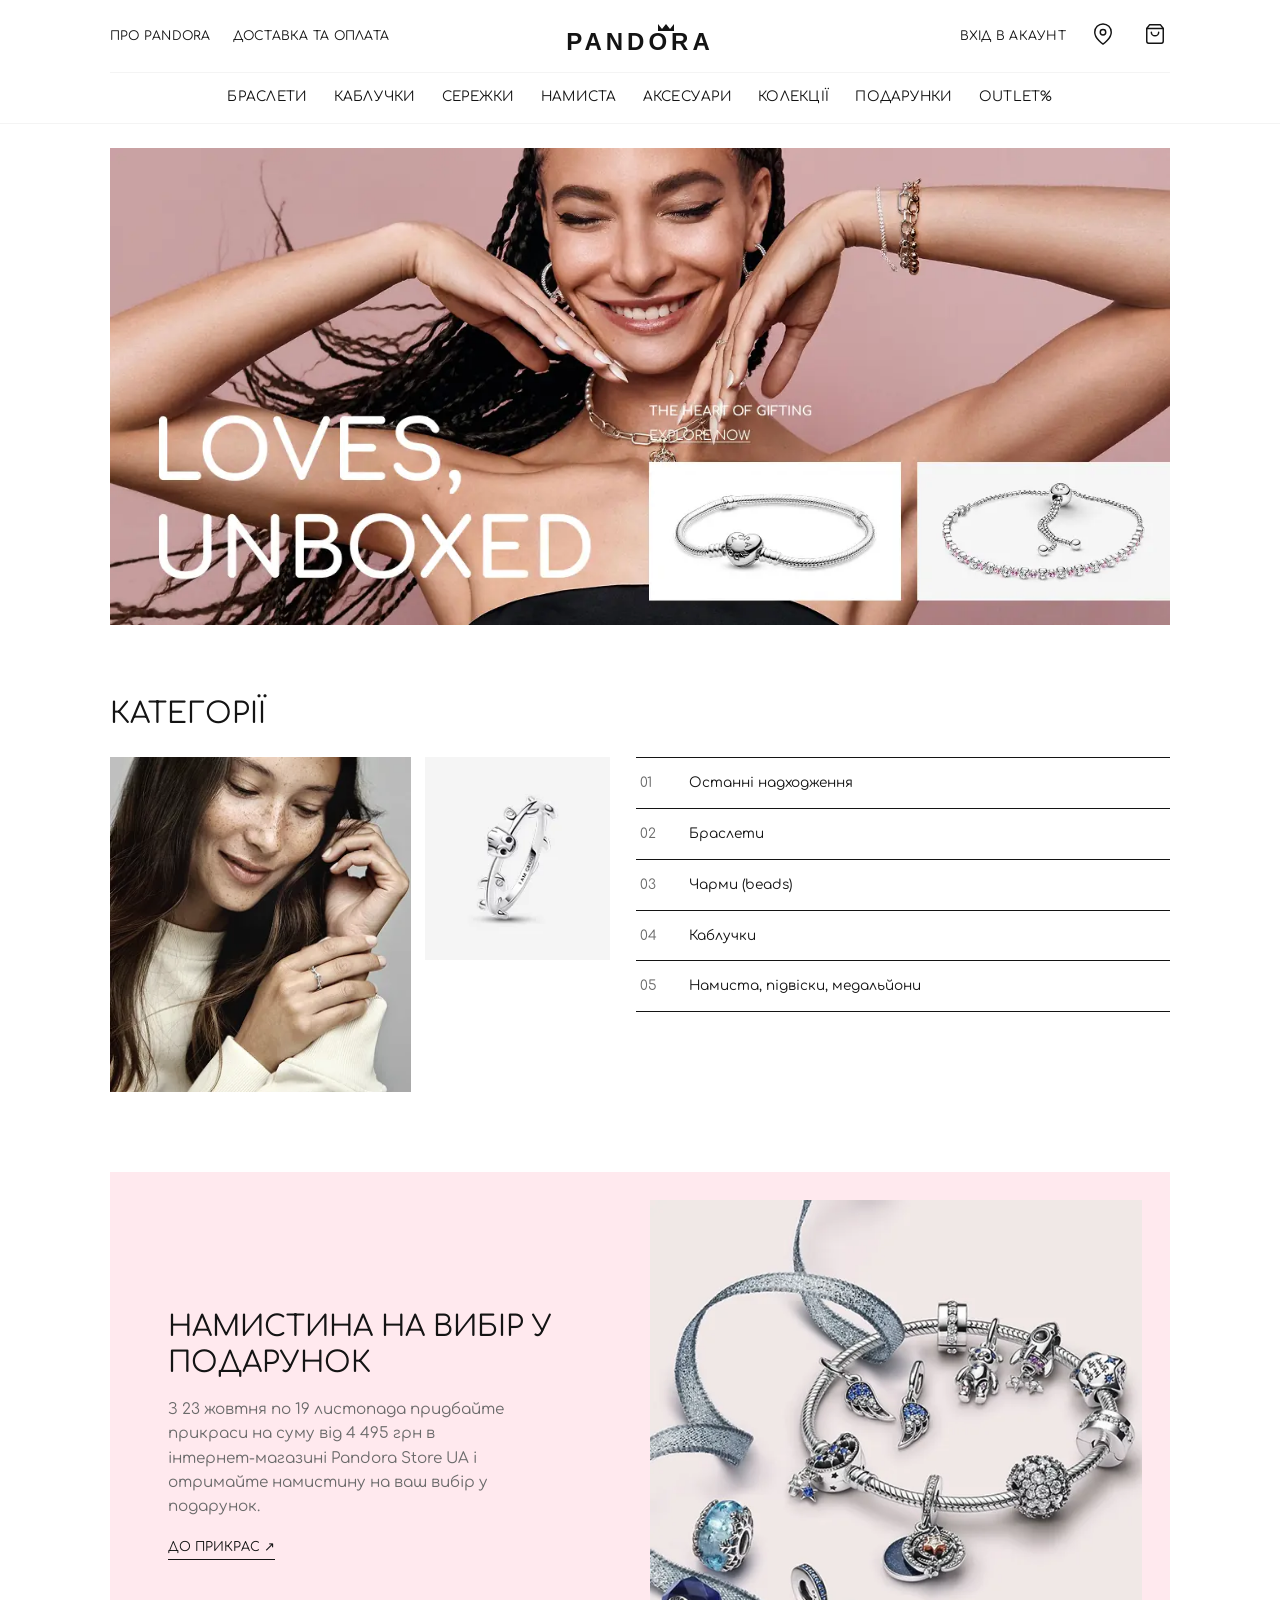
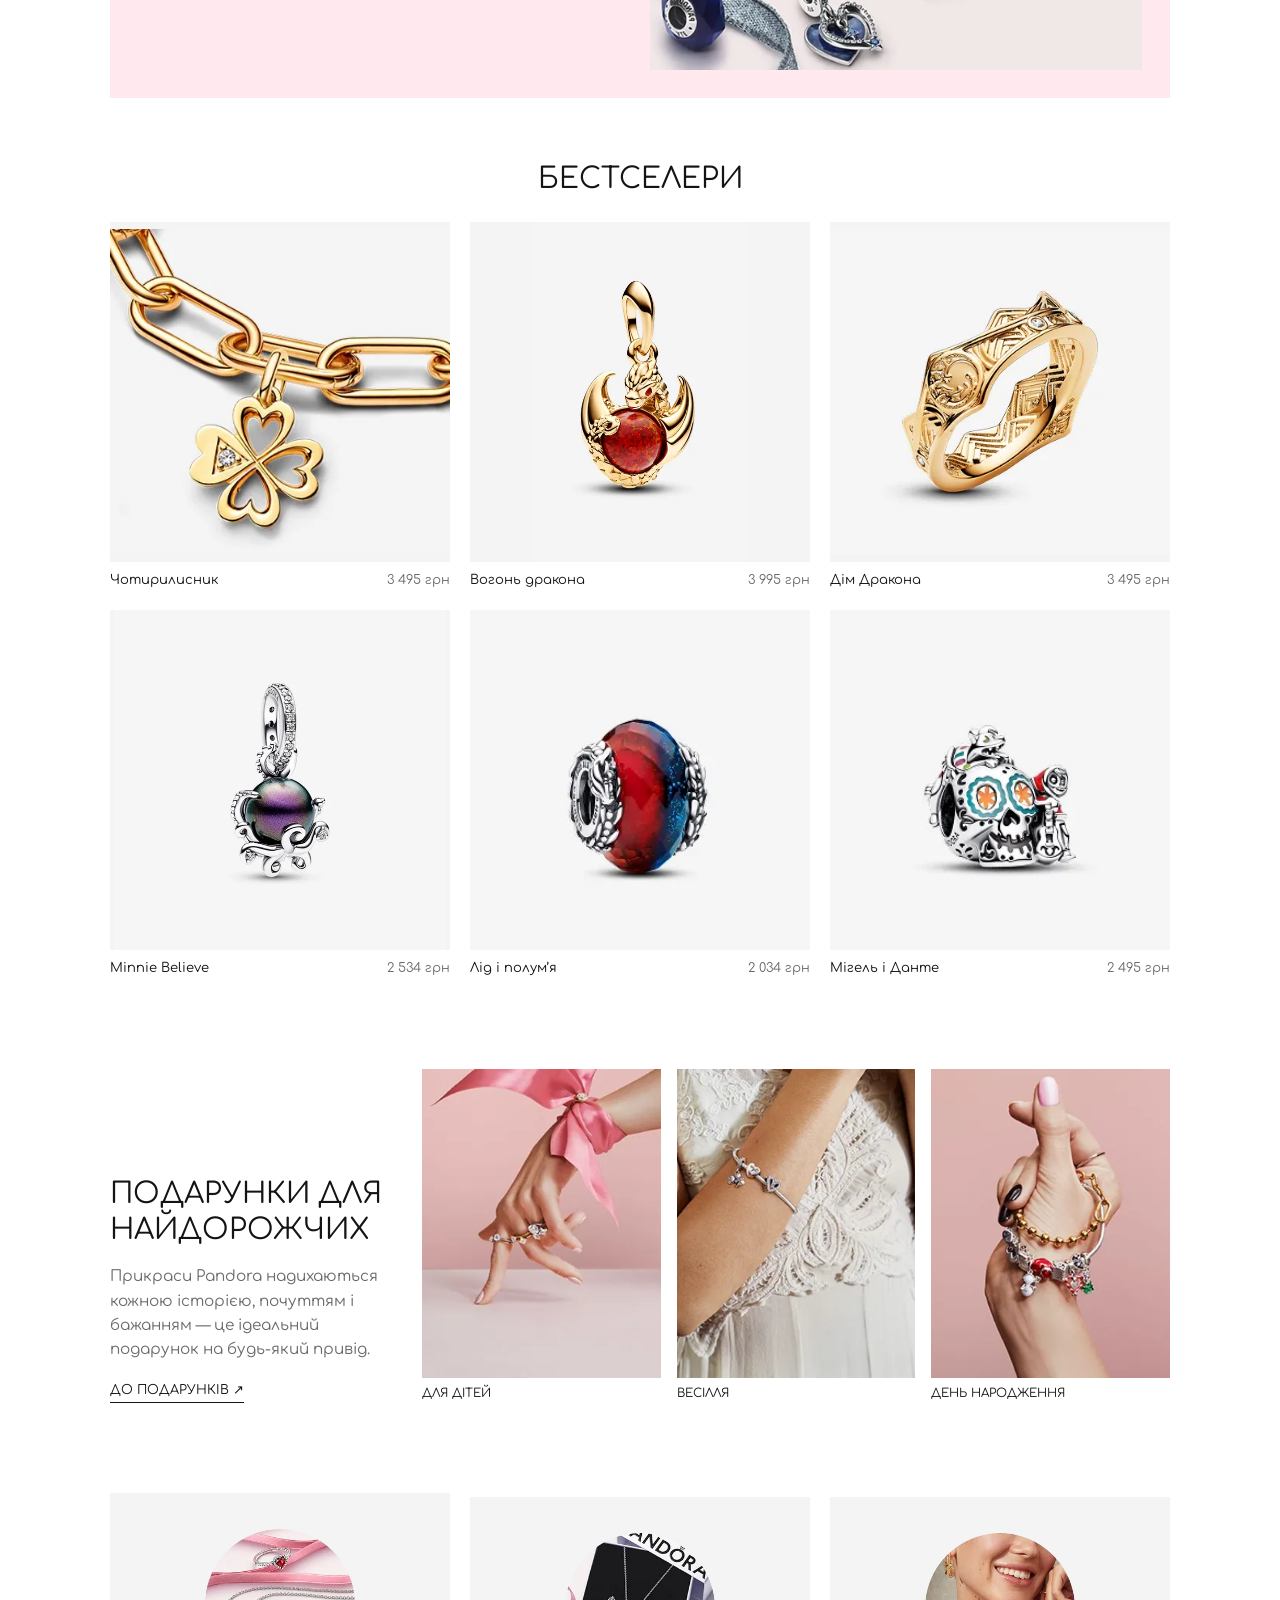
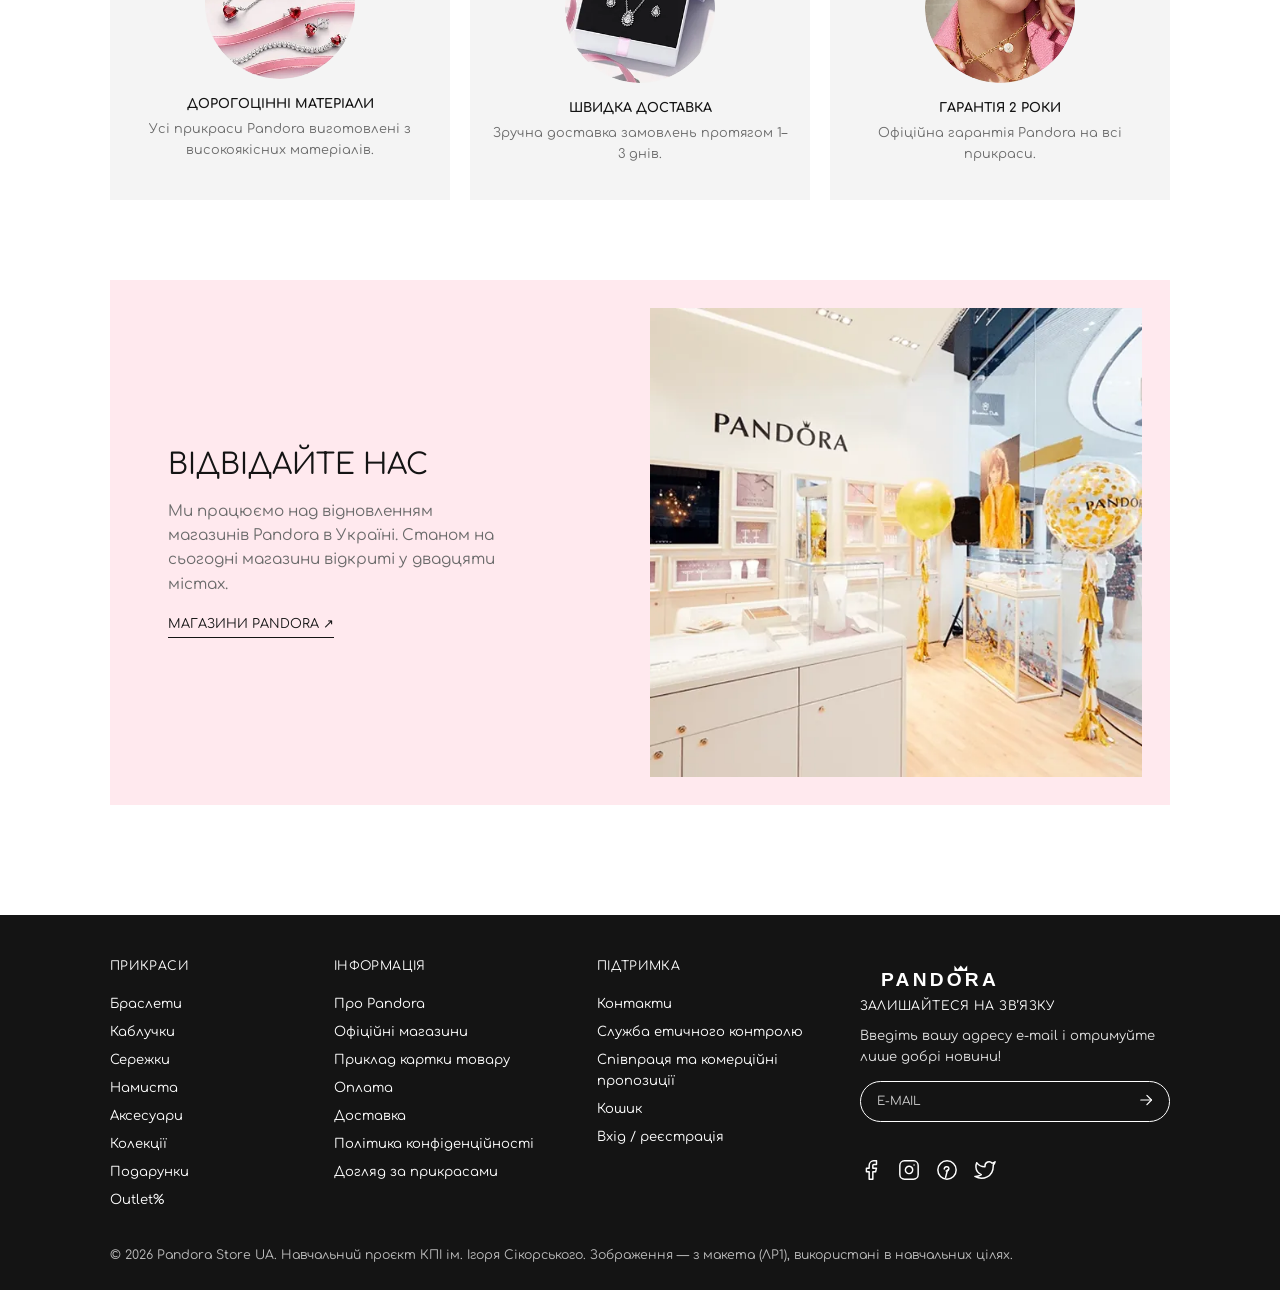
<file: index.html>
<!DOCTYPE html>
<html lang="uk">
<head>
<meta charset="UTF-8">
<meta name="viewport" content="width=device-width, initial-scale=1">
<meta name="description" content="Pandora Store UA — інтернет-магазин ювелірних прикрас і чармів з доставкою по Україні.">
<title>Головна — Pandora Store UA</title>
<link rel="preconnect" href="https://fonts.googleapis.com">
<link rel="preconnect" href="https://fonts.gstatic.com" crossorigin>
<link rel="stylesheet" href="https://fonts.googleapis.com/css2?family=Comfortaa:wght@300;400;700&amp;display=swap">
<script>document.documentElement.classList.add("js");</script>
<link rel="stylesheet" href="css/style.css">
<link rel="icon" href="images/logo.svg" type="image/svg+xml">
</head>
<body class="home">
<a class="skip" href="#content">Перейти до вмісту</a>
<header>
<div class="wrap">
<div class="topbar">
<button class="nav-toggle" type="button" aria-expanded="false" aria-controls="menu-about menu-cats"><span class="visually-hidden">Меню</span><span class="burger" aria-hidden="true"></span></button>
<nav class="top-left" id="menu-about" aria-label="Про магазин">
<ul>
<li><a href="about.html">Про Pandora</a></li>
<li><a href="delivery.html">Доставка та оплата</a></li>
<li class="menu-only"><a href="login.html">Вхід в акаунт</a></li>
</ul>
</nav>
<a class="logo" href="index.html"><img src="images/logo.svg" alt="Pandora Store UA — на головну" width="200" height="40"></a>
<nav class="top-right" aria-label="Акаунт і кошик">
<ul>
<li class="desk-only"><a href="login.html">Вхід в акаунт</a></li>
<li><a class="icon-link" href="contacts.html" aria-label="Контакти та магазини"><svg class="ico" viewBox="0 0 24 24" width="22" height="22" fill="none" stroke="currentColor" stroke-width="1.6" stroke-linecap="round" stroke-linejoin="round" aria-hidden="true" focusable="false"><path d="M21 10c0 7-9 13-9 13s-9-6-9-13a9 9 0 0 1 18 0z"/><circle cx="12" cy="10" r="3"/></svg></a></li>
<li><a class="icon-link" href="cart.html" aria-label="Кошик"><svg class="ico" viewBox="0 0 24 24" width="22" height="22" fill="none" stroke="currentColor" stroke-width="1.6" stroke-linecap="round" stroke-linejoin="round" aria-hidden="true" focusable="false"><path d="M6 2L3 6v14a2 2 0 0 0 2 2h14a2 2 0 0 0 2-2V6l-3-4z"/><path d="M3 6h18"/><path d="M16 10a4 4 0 0 1-8 0"/></svg></a></li>
</ul>
</nav>
<nav class="catnav" id="menu-cats" aria-label="Категорії прикрас">
<ul><li><a href="catalog.html">Браслети</a></li><li><a href="catalog.html">Каблучки</a></li><li><a href="catalog.html">Сережки</a></li><li><a href="catalog.html">Намиста</a></li><li><a href="catalog.html">Аксесуари</a></li><li><a href="catalog.html">Колекції</a></li><li><a href="catalog.html">Подарунки</a></li><li><a href="catalog.html">Outlet%</a></li></ul>
</nav>
</div>

</div>
</header>
<main id="content">
<div class="wrap">
<section class="hero" aria-labelledby="hero-title">
<h1 id="hero-title" class="visually-hidden">Loves, Unboxed — Pandora Store UA</h1>
<a href="catalog.html"><img src="images/hero.webp" alt="Усміхнена дівчина з браслетом Pandora. Банер «Loves, Unboxed» і два срібні браслети" width="1300" height="585"></a>
</section>

<section class="categories" aria-labelledby="cat-title">
<h2 id="cat-title">Категорії</h2>
<div class="cats-grid">
<div class="cat-photos">
<img src="images/cat-woman.webp" alt="Жінка торкається волосся, на руці каблучки Pandora" width="310" height="345" loading="lazy">
<img src="images/cat-ring.webp" alt="Срібна каблучка з тонким візерунком" width="200" height="220" loading="lazy">
</div>
<ol class="cat-list">
<li><a href="catalog.html">Останні надходження</a></li>
<li><a href="catalog.html">Браслети</a></li>
<li><a href="catalog.html">Чарми (beads)</a></li>
<li><a href="catalog.html">Каблучки</a></li>
<li><a href="catalog.html">Намиста, підвіски, медальйони</a></li>
</ol>
</div>
</section>

<section class="promo" aria-labelledby="promo-title">
<div class="promo-text">
<h2 id="promo-title">Намистина на вибір у подарунок</h2>
<p>З 23 жовтня по 19 листопада придбайте прикраси на суму від 4 495 грн в інтернет-магазині Pandora Store UA і отримайте намистину на ваш вибір у подарунок.</p>
<a class="arrow-link" href="catalog.html">До прикрас</a>
</div>
<img src="images/promo.webp" alt="Срібний браслет із чармами та синіми намистинами на рожевому тлі" width="605" height="577" loading="lazy">
</section>

<section class="bestsellers" aria-labelledby="best-title">
<h2 id="best-title" class="center">Бестселери</h2>
<ul class="bs-grid">
<li class="w4"><article class="tile"><a class="tile-img" href="product.html"><img src="images/best-clover.webp" alt="Золотий чарм із чотирилисником на ланцюжку" width="420" height="402" loading="lazy"></a><div class="tile-info"><h3><a href="product.html">Чотирилисник</a></h3><p class="tile-price">3 495 грн</p></div></article></li>
<li class="w4"><article class="tile"><a class="tile-img" href="product.html"><img src="images/best-dragon.webp" alt="Підвіска-чарм «Вогонь дракона» із червоним склом у золотому місяці" width="420" height="666" loading="lazy"></a><div class="tile-info"><h3><a href="product.html">Вогонь дракона</a></h3><p class="tile-price">3 995 грн</p></div></article></li>
<li class="w4"><article class="tile"><a class="tile-img" href="product.html"><img src="images/best-house.webp" alt="Золота каблучка «Дім Дракона»" width="420" height="402" loading="lazy"></a><div class="tile-info"><h3><a href="product.html">Дім Дракона</a></h3><p class="tile-price">3 495 грн</p></div></article></li>
<li class="w6"><article class="tile"><a class="tile-img" href="product.html"><img src="images/best-minnie.webp" alt="Срібна підвіска-чарм Minnie Believe з перлиново-фіолетовою намистиною" width="640" height="656" loading="lazy"></a><div class="tile-info"><h3><a href="product.html">Minnie Believe</a></h3><p class="tile-price">2 534 грн</p></div></article></li>
<li class="w3"><article class="tile"><a class="tile-img" href="product.html"><img src="images/best-ice.webp" alt="Чарм із червоно-синього муранського скла" width="310" height="310" loading="lazy"></a><div class="tile-info"><h3><a href="product.html">Лід і полум’я</a></h3><p class="tile-price">2 034 грн</p></div></article></li>
<li class="w3"><article class="tile"><a class="tile-img" href="product.html"><img src="images/best-miguel.webp" alt="Срібний чарм-череп із кольоровими очима" width="310" height="310" loading="lazy"></a><div class="tile-info"><h3><a href="product.html">Мігель і Данте</a></h3><p class="tile-price">2 495 грн</p></div></article></li>
</ul>
</section>

<section class="gifts" aria-labelledby="gifts-title">
<div class="gifts-text">
<h2 id="gifts-title">Подарунки для найдорожчих</h2>
<p>Прикраси Pandora надихаються кожною історією, почуттям і бажанням — це ідеальний подарунок на будь-який привід.</p>
<a class="arrow-link" href="catalog.html">До подарунків</a>
</div>
<ul class="gifts-list">
<li><a href="catalog.html"><img src="images/gift-kids.webp" alt="Рука з рожевою стрічкою та каблучками на пальцях" width="310" height="402" loading="lazy"><span>Для дітей</span></a></li>
<li><a href="catalog.html"><img src="images/gift-wedding.webp" alt="Рука в білій сукні з браслетом із чармами" width="310" height="402" loading="lazy"><span>Весілля</span></a></li>
<li><a href="catalog.html"><img src="images/gift-birthday.webp" alt="Рука тримає браслет із різнокольоровими чармами" width="310" height="402" loading="lazy"><span>День народження</span></a></li>
</ul>
</section>
</div>

<section class="benefits" aria-labelledby="why-title">
<h2 id="why-title" class="visually-hidden">Наші переваги</h2>
<ul>
<li><img src="images/benefit-materials.webp" alt="Рожева стрічка з прикрасами із червоними кристалами" width="256" height="256" loading="lazy"><h3>Дорогоцінні матеріали</h3><p>Усі прикраси Pandora виготовлені з високоякісних матеріалів.</p></li>
<li><img src="images/benefit-delivery.webp" alt="Подарункова коробка з кулоном і сережками" width="256" height="256" loading="lazy"><h3>Швидка доставка</h3><p>Зручна доставка замовлень протягом 1–3 днів.</p></li>
<li><img src="images/benefit-warranty.webp" alt="Усміхнена дівчина із золотим кольє" width="256" height="256" loading="lazy"><h3>Гарантія 2 роки</h3><p>Офіційна гарантія Pandora на всі прикраси.</p></li>
</ul>
</section>

<div class="wrap">
<section class="promo visit" aria-labelledby="visit-title">
<div class="promo-text">
<h2 id="visit-title">Відвідайте нас</h2>
<p>Ми працюємо над відновленням магазинів Pandora в Україні. Станом на сьогодні магазини відкриті у двадцяти містах.</p>
<a class="arrow-link" href="contacts.html">Магазини Pandora</a>
</div>
<img src="images/visit.webp" alt="Інтер’єр фірмового магазину Pandora з вітринами та золотими кульками" width="605" height="577" loading="lazy">
</section>
</div>
</main>
<footer>
<div class="wrap foot">
<nav aria-label="Прикраси">
<h2>Прикраси</h2>
<ul><li><a href="catalog.html">Браслети</a></li><li><a href="catalog.html">Каблучки</a></li><li><a href="catalog.html">Сережки</a></li><li><a href="catalog.html">Намиста</a></li><li><a href="catalog.html">Аксесуари</a></li><li><a href="catalog.html">Колекції</a></li><li><a href="catalog.html">Подарунки</a></li><li><a href="catalog.html">Outlet%</a></li></ul>
</nav>
<nav aria-label="Інформація">
<h2>Інформація</h2>
<ul>
<li><a href="about.html">Про Pandora</a></li>
<li><a href="contacts.html">Офіційні магазини</a></li>
<li><a href="product.html">Приклад картки товару</a></li>
<li><a href="delivery.html">Оплата</a></li>
<li><a href="delivery.html">Доставка</a></li>
<li><a href="about.html">Політика конфіденційності</a></li>
<li><a href="about.html">Догляд за прикрасами</a></li>
</ul>
</nav>
<nav aria-label="Служба підтримки">
<h2>Підтримка</h2>
<ul>
<li><a href="contacts.html">Контакти</a></li>
<li><a href="about.html">Служба етичного контролю</a></li>
<li><a href="contacts.html">Співпраця та комерційні пропозиції</a></li>
<li><a href="cart.html">Кошик</a></li>
<li><a href="login.html">Вхід / реєстрація</a></li>
</ul>
</nav>
<section class="subscribe-box" aria-labelledby="news-title">
<img src="images/logo-white.svg" alt="Pandora Store UA" width="160" height="32">
<h2 id="news-title">Залишайтеся на зв’язку</h2>
<p>Введіть вашу адресу e-mail і отримуйте лише добрі новини!</p>
<form class="subscribe" data-demo data-message="Дякуємо за підписку! (демонстраційна форма)">
<label class="visually-hidden" for="sub-email">Ваш e-mail</label>
<input id="sub-email" name="email" type="email" required autocomplete="email" placeholder="E-MAIL">
<button type="submit" aria-label="Підписатися"><svg class="ico" viewBox="0 0 24 24" width="22" height="22" fill="none" stroke="currentColor" stroke-width="1.6" stroke-linecap="round" stroke-linejoin="round" aria-hidden="true" focusable="false"><path d="M5 12h14"/><path d="M13 6l6 6-6 6"/></svg></button>
</form>
<p class="status" role="status"></p>
<ul class="social">
<li><a href="https://www.facebook.com/" aria-label="Facebook" target="_blank" rel="noopener noreferrer"><svg class="ico" viewBox="0 0 24 24" width="22" height="22" fill="none" stroke="currentColor" stroke-width="1.6" stroke-linecap="round" stroke-linejoin="round" aria-hidden="true" focusable="false"><path d="M18 2h-3a5 5 0 0 0-5 5v3H7v4h3v8h4v-8h3l1-4h-4V7a1 1 0 0 1 1-1h3z"/></svg></a></li>
<li><a href="https://www.instagram.com/" aria-label="Instagram" target="_blank" rel="noopener noreferrer"><svg class="ico" viewBox="0 0 24 24" width="22" height="22" fill="none" stroke="currentColor" stroke-width="1.6" stroke-linecap="round" stroke-linejoin="round" aria-hidden="true" focusable="false"><rect x="2" y="2" width="20" height="20" rx="5"/><path d="M16 11.4A4 4 0 1 1 12.6 8 4 4 0 0 1 16 11.4z"/><path d="M17.5 6.5h.01"/></svg></a></li>
<li><a href="https://www.pinterest.com/" aria-label="Pinterest" target="_blank" rel="noopener noreferrer"><svg class="ico" viewBox="0 0 24 24" width="22" height="22" fill="none" stroke="currentColor" stroke-width="1.6" stroke-linecap="round" stroke-linejoin="round" aria-hidden="true" focusable="false"><circle cx="12" cy="12" r="10"/><path d="M10.5 20l2-8"/><path d="M9 11c0-3 4.5-3.5 5-1 .4 2-1.5 3.5-3 3"/></svg></a></li>
<li><a href="https://twitter.com/" aria-label="Twitter" target="_blank" rel="noopener noreferrer"><svg class="ico" viewBox="0 0 24 24" width="22" height="22" fill="none" stroke="currentColor" stroke-width="1.6" stroke-linecap="round" stroke-linejoin="round" aria-hidden="true" focusable="false"><path d="M23 3a10.9 10.9 0 0 1-3.14 1.53 4.48 4.48 0 0 0-7.86 3v1A10.66 10.66 0 0 1 3 4s-4 9 5 13a11.64 11.64 0 0 1-7 2c9 5 20 0 20-11.5a4.5 4.5 0 0 0-.08-.83A7.72 7.72 0 0 0 23 3z"/></svg></a></li>
</ul>
</section>
</div>
<div class="wrap"><p class="copy">© <span id="year">2026</span> Pandora Store UA. Навчальний проєкт КПІ ім. Ігоря Сікорського. Зображення — з макета (ЛР1), використані в навчальних цілях.</p></div>
</footer>
<script src="js/main.js" defer></script>
</body>
</html>
</file>
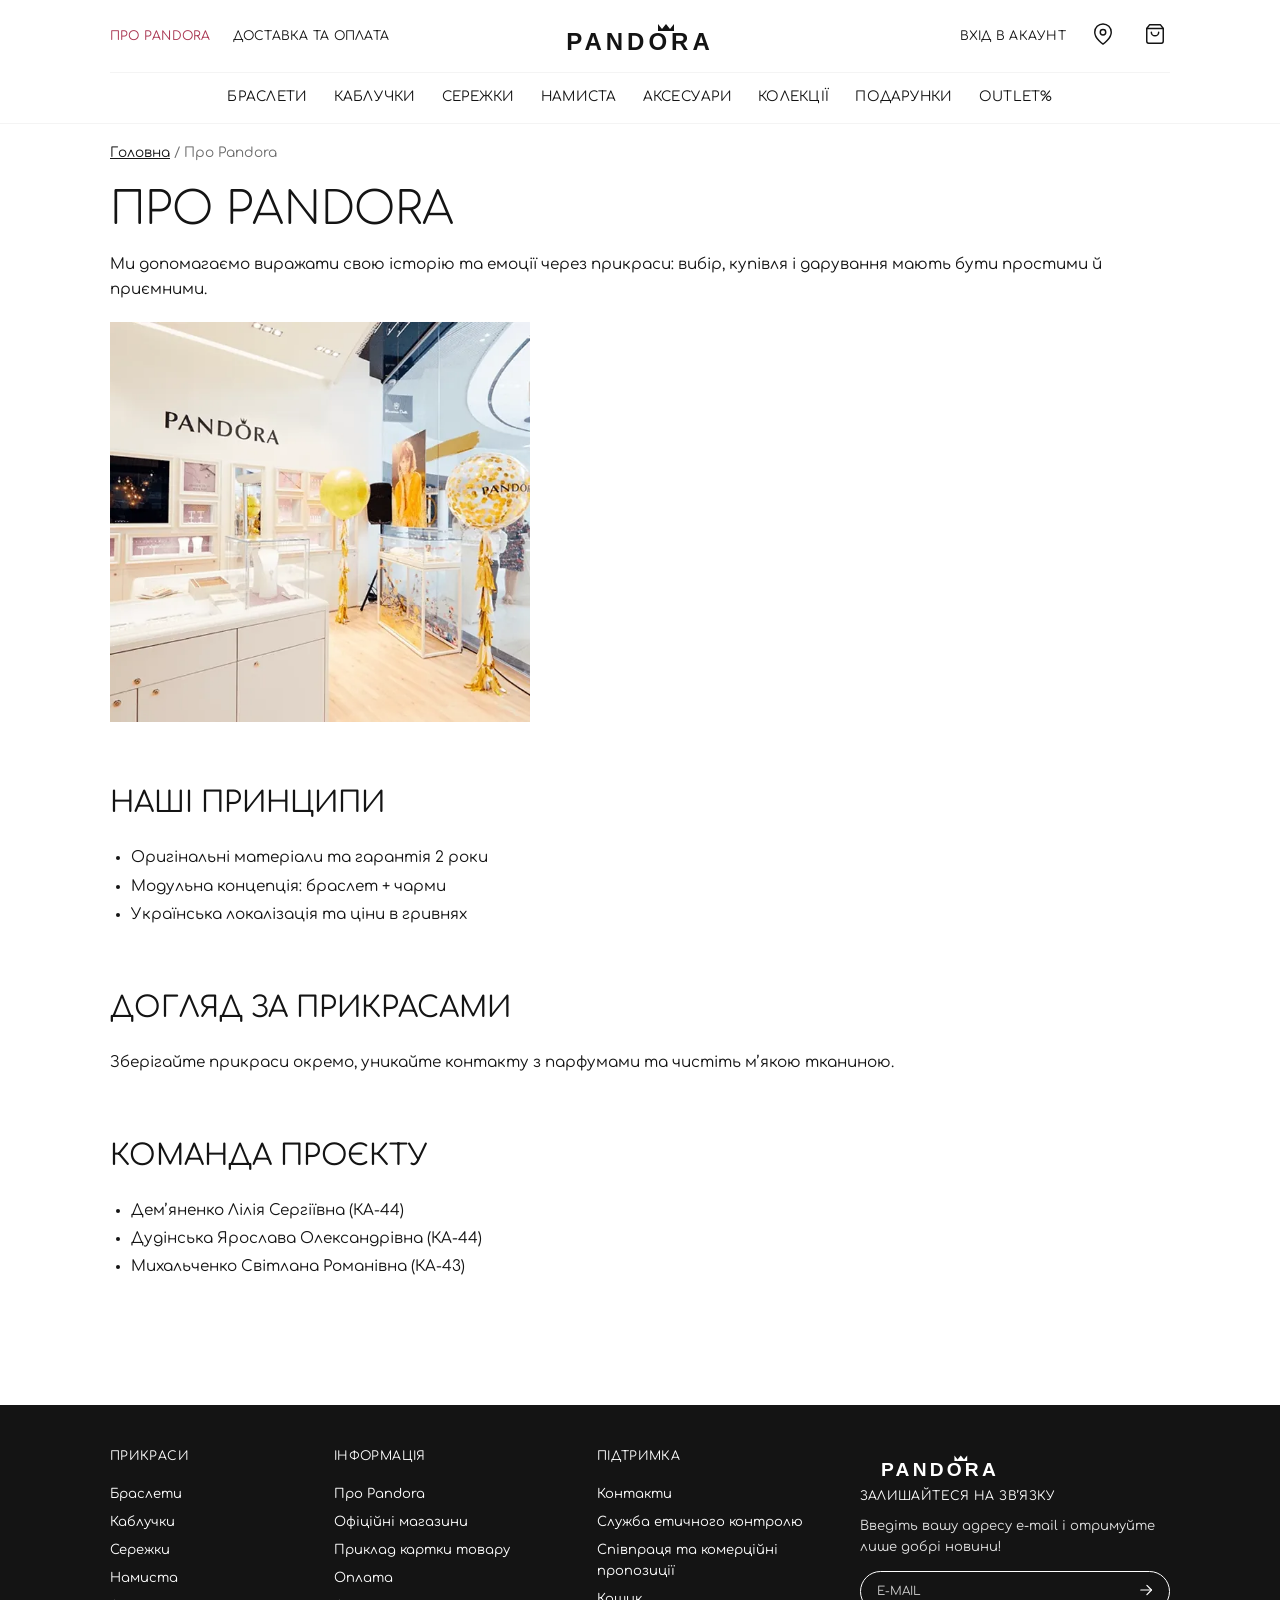
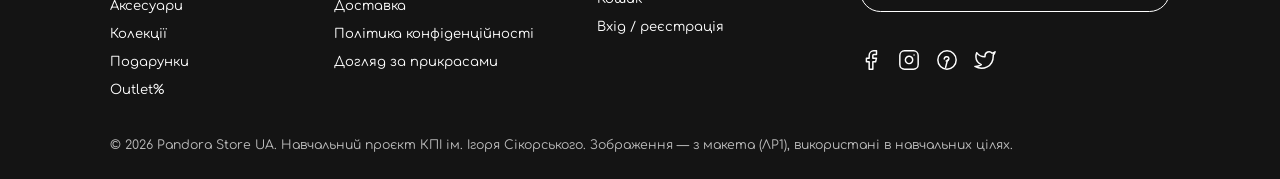
<file: about.html>
<!DOCTYPE html>
<html lang="uk">
<head>
<meta charset="UTF-8">
<meta name="viewport" content="width=device-width, initial-scale=1">
<meta name="description" content="Про Pandora Store UA: місія, принципи, догляд за прикрасами та команда проєкту.">
<title>Про Pandora — Pandora Store UA</title>
<link rel="preconnect" href="https://fonts.googleapis.com">
<link rel="preconnect" href="https://fonts.gstatic.com" crossorigin>
<link rel="stylesheet" href="https://fonts.googleapis.com/css2?family=Comfortaa:wght@300;400;700&amp;display=swap">
<script>document.documentElement.classList.add("js");</script>
<link rel="stylesheet" href="css/style.css">
<link rel="icon" href="images/logo.svg" type="image/svg+xml">
</head>
<body>
<a class="skip" href="#content">Перейти до вмісту</a>
<header>
<div class="wrap">
<div class="topbar">
<button class="nav-toggle" type="button" aria-expanded="false" aria-controls="menu-about menu-cats"><span class="visually-hidden">Меню</span><span class="burger" aria-hidden="true"></span></button>
<nav class="top-left" id="menu-about" aria-label="Про магазин">
<ul>
<li><a href="about.html" aria-current="page">Про Pandora</a></li>
<li><a href="delivery.html">Доставка та оплата</a></li>
<li class="menu-only"><a href="login.html">Вхід в акаунт</a></li>
</ul>
</nav>
<a class="logo" href="index.html"><img src="images/logo.svg" alt="Pandora Store UA — на головну" width="200" height="40"></a>
<nav class="top-right" aria-label="Акаунт і кошик">
<ul>
<li class="desk-only"><a href="login.html">Вхід в акаунт</a></li>
<li><a class="icon-link" href="contacts.html" aria-label="Контакти та магазини"><svg class="ico" viewBox="0 0 24 24" width="22" height="22" fill="none" stroke="currentColor" stroke-width="1.6" stroke-linecap="round" stroke-linejoin="round" aria-hidden="true" focusable="false"><path d="M21 10c0 7-9 13-9 13s-9-6-9-13a9 9 0 0 1 18 0z"/><circle cx="12" cy="10" r="3"/></svg></a></li>
<li><a class="icon-link" href="cart.html" aria-label="Кошик"><svg class="ico" viewBox="0 0 24 24" width="22" height="22" fill="none" stroke="currentColor" stroke-width="1.6" stroke-linecap="round" stroke-linejoin="round" aria-hidden="true" focusable="false"><path d="M6 2L3 6v14a2 2 0 0 0 2 2h14a2 2 0 0 0 2-2V6l-3-4z"/><path d="M3 6h18"/><path d="M16 10a4 4 0 0 1-8 0"/></svg></a></li>
</ul>
</nav>
<nav class="catnav" id="menu-cats" aria-label="Категорії прикрас">
<ul><li><a href="catalog.html">Браслети</a></li><li><a href="catalog.html">Каблучки</a></li><li><a href="catalog.html">Сережки</a></li><li><a href="catalog.html">Намиста</a></li><li><a href="catalog.html">Аксесуари</a></li><li><a href="catalog.html">Колекції</a></li><li><a href="catalog.html">Подарунки</a></li><li><a href="catalog.html">Outlet%</a></li></ul>
</nav>
</div>

</div>
</header>
<main id="content">
<div class="wrap">
<p class="crumbs"><a href="index.html">Головна</a> / Про Pandora</p>
<h1>Про Pandora</h1>
<p>Ми допомагаємо виражати свою історію та емоції через прикраси: вибір, купівля і дарування мають бути простими й приємними.</p>
<img class="about-img" src="images/visit.webp" alt="Фірмовий магазин Pandora з вітринами прикрас" width="605" height="577" loading="lazy">
<h2>Наші принципи</h2>
<ul><li>Оригінальні матеріали та гарантія 2 роки</li><li>Модульна концепція: браслет + чарми</li><li>Українська локалізація та ціни в гривнях</li></ul>
<h2 id="care">Догляд за прикрасами</h2>
<p>Зберігайте прикраси окремо, уникайте контакту з парфумами та чистіть м’якою тканиною.</p>
<h2>Команда проєкту</h2>
<ul><li>Дем’яненко Лілія Сергіївна (КА-44)</li><li>Дудінська Ярослава Олександрівна (КА-44)</li><li>Михальченко Світлана Романівна (КА-43)</li></ul>
</div>
</main>
<footer>
<div class="wrap foot">
<nav aria-label="Прикраси">
<h2>Прикраси</h2>
<ul><li><a href="catalog.html">Браслети</a></li><li><a href="catalog.html">Каблучки</a></li><li><a href="catalog.html">Сережки</a></li><li><a href="catalog.html">Намиста</a></li><li><a href="catalog.html">Аксесуари</a></li><li><a href="catalog.html">Колекції</a></li><li><a href="catalog.html">Подарунки</a></li><li><a href="catalog.html">Outlet%</a></li></ul>
</nav>
<nav aria-label="Інформація">
<h2>Інформація</h2>
<ul>
<li><a href="about.html">Про Pandora</a></li>
<li><a href="contacts.html">Офіційні магазини</a></li>
<li><a href="product.html">Приклад картки товару</a></li>
<li><a href="delivery.html">Оплата</a></li>
<li><a href="delivery.html">Доставка</a></li>
<li><a href="about.html">Політика конфіденційності</a></li>
<li><a href="about.html">Догляд за прикрасами</a></li>
</ul>
</nav>
<nav aria-label="Служба підтримки">
<h2>Підтримка</h2>
<ul>
<li><a href="contacts.html">Контакти</a></li>
<li><a href="about.html">Служба етичного контролю</a></li>
<li><a href="contacts.html">Співпраця та комерційні пропозиції</a></li>
<li><a href="cart.html">Кошик</a></li>
<li><a href="login.html">Вхід / реєстрація</a></li>
</ul>
</nav>
<section class="subscribe-box" aria-labelledby="news-title">
<img src="images/logo-white.svg" alt="Pandora Store UA" width="160" height="32">
<h2 id="news-title">Залишайтеся на зв’язку</h2>
<p>Введіть вашу адресу e-mail і отримуйте лише добрі новини!</p>
<form class="subscribe" data-demo data-message="Дякуємо за підписку! (демонстраційна форма)">
<label class="visually-hidden" for="sub-email">Ваш e-mail</label>
<input id="sub-email" name="email" type="email" required autocomplete="email" placeholder="E-MAIL">
<button type="submit" aria-label="Підписатися"><svg class="ico" viewBox="0 0 24 24" width="22" height="22" fill="none" stroke="currentColor" stroke-width="1.6" stroke-linecap="round" stroke-linejoin="round" aria-hidden="true" focusable="false"><path d="M5 12h14"/><path d="M13 6l6 6-6 6"/></svg></button>
</form>
<p class="status" role="status"></p>
<ul class="social">
<li><a href="https://www.facebook.com/" aria-label="Facebook" target="_blank" rel="noopener noreferrer"><svg class="ico" viewBox="0 0 24 24" width="22" height="22" fill="none" stroke="currentColor" stroke-width="1.6" stroke-linecap="round" stroke-linejoin="round" aria-hidden="true" focusable="false"><path d="M18 2h-3a5 5 0 0 0-5 5v3H7v4h3v8h4v-8h3l1-4h-4V7a1 1 0 0 1 1-1h3z"/></svg></a></li>
<li><a href="https://www.instagram.com/" aria-label="Instagram" target="_blank" rel="noopener noreferrer"><svg class="ico" viewBox="0 0 24 24" width="22" height="22" fill="none" stroke="currentColor" stroke-width="1.6" stroke-linecap="round" stroke-linejoin="round" aria-hidden="true" focusable="false"><rect x="2" y="2" width="20" height="20" rx="5"/><path d="M16 11.4A4 4 0 1 1 12.6 8 4 4 0 0 1 16 11.4z"/><path d="M17.5 6.5h.01"/></svg></a></li>
<li><a href="https://www.pinterest.com/" aria-label="Pinterest" target="_blank" rel="noopener noreferrer"><svg class="ico" viewBox="0 0 24 24" width="22" height="22" fill="none" stroke="currentColor" stroke-width="1.6" stroke-linecap="round" stroke-linejoin="round" aria-hidden="true" focusable="false"><circle cx="12" cy="12" r="10"/><path d="M10.5 20l2-8"/><path d="M9 11c0-3 4.5-3.5 5-1 .4 2-1.5 3.5-3 3"/></svg></a></li>
<li><a href="https://twitter.com/" aria-label="Twitter" target="_blank" rel="noopener noreferrer"><svg class="ico" viewBox="0 0 24 24" width="22" height="22" fill="none" stroke="currentColor" stroke-width="1.6" stroke-linecap="round" stroke-linejoin="round" aria-hidden="true" focusable="false"><path d="M23 3a10.9 10.9 0 0 1-3.14 1.53 4.48 4.48 0 0 0-7.86 3v1A10.66 10.66 0 0 1 3 4s-4 9 5 13a11.64 11.64 0 0 1-7 2c9 5 20 0 20-11.5a4.5 4.5 0 0 0-.08-.83A7.72 7.72 0 0 0 23 3z"/></svg></a></li>
</ul>
</section>
</div>
<div class="wrap"><p class="copy">© <span id="year">2026</span> Pandora Store UA. Навчальний проєкт КПІ ім. Ігоря Сікорського. Зображення — з макета (ЛР1), використані в навчальних цілях.</p></div>
</footer>
<script src="js/main.js" defer></script>
</body>
</html>
</file>
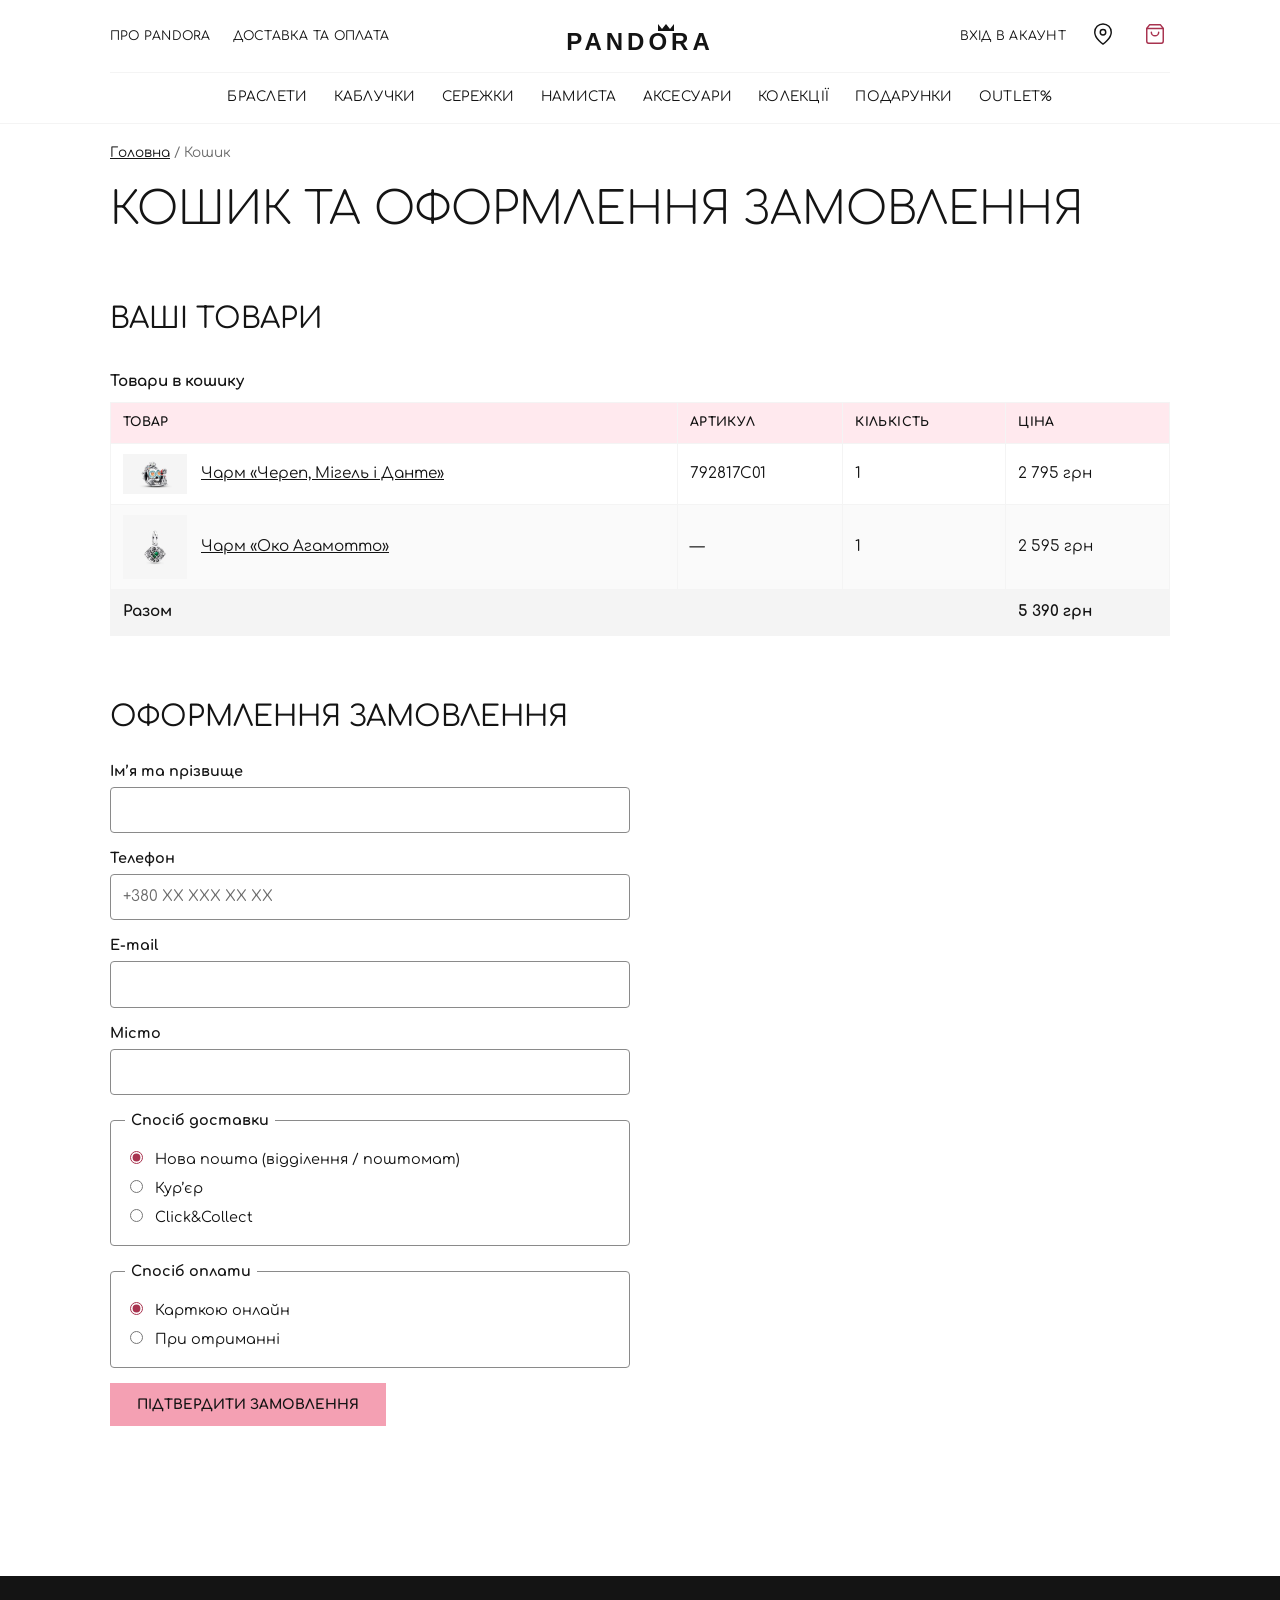
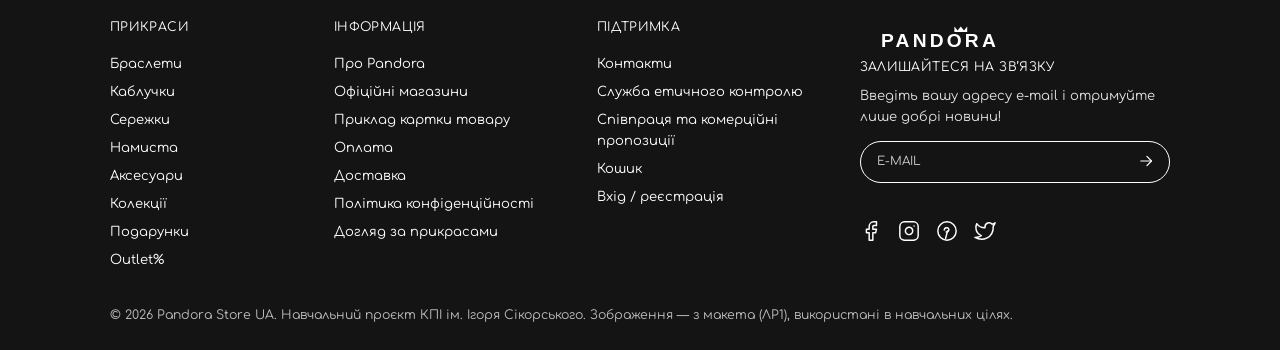
<file: cart.html>
<!DOCTYPE html>
<html lang="uk">
<head>
<meta charset="UTF-8">
<meta name="viewport" content="width=device-width, initial-scale=1">
<meta name="description" content="Кошик та оформлення замовлення в Pandora Store UA.">
<title>Кошик — Pandora Store UA</title>
<link rel="preconnect" href="https://fonts.googleapis.com">
<link rel="preconnect" href="https://fonts.gstatic.com" crossorigin>
<link rel="stylesheet" href="https://fonts.googleapis.com/css2?family=Comfortaa:wght@300;400;700&amp;display=swap">
<script>document.documentElement.classList.add("js");</script>
<link rel="stylesheet" href="css/style.css">
<link rel="icon" href="images/logo.svg" type="image/svg+xml">
</head>
<body>
<a class="skip" href="#content">Перейти до вмісту</a>
<header>
<div class="wrap">
<div class="topbar">
<button class="nav-toggle" type="button" aria-expanded="false" aria-controls="menu-about menu-cats"><span class="visually-hidden">Меню</span><span class="burger" aria-hidden="true"></span></button>
<nav class="top-left" id="menu-about" aria-label="Про магазин">
<ul>
<li><a href="about.html">Про Pandora</a></li>
<li><a href="delivery.html">Доставка та оплата</a></li>
<li class="menu-only"><a href="login.html">Вхід в акаунт</a></li>
</ul>
</nav>
<a class="logo" href="index.html"><img src="images/logo.svg" alt="Pandora Store UA — на головну" width="200" height="40"></a>
<nav class="top-right" aria-label="Акаунт і кошик">
<ul>
<li class="desk-only"><a href="login.html">Вхід в акаунт</a></li>
<li><a class="icon-link" href="contacts.html" aria-label="Контакти та магазини"><svg class="ico" viewBox="0 0 24 24" width="22" height="22" fill="none" stroke="currentColor" stroke-width="1.6" stroke-linecap="round" stroke-linejoin="round" aria-hidden="true" focusable="false"><path d="M21 10c0 7-9 13-9 13s-9-6-9-13a9 9 0 0 1 18 0z"/><circle cx="12" cy="10" r="3"/></svg></a></li>
<li><a class="icon-link" href="cart.html" aria-label="Кошик" aria-current="page"><svg class="ico" viewBox="0 0 24 24" width="22" height="22" fill="none" stroke="currentColor" stroke-width="1.6" stroke-linecap="round" stroke-linejoin="round" aria-hidden="true" focusable="false"><path d="M6 2L3 6v14a2 2 0 0 0 2 2h14a2 2 0 0 0 2-2V6l-3-4z"/><path d="M3 6h18"/><path d="M16 10a4 4 0 0 1-8 0"/></svg></a></li>
</ul>
</nav>
<nav class="catnav" id="menu-cats" aria-label="Категорії прикрас">
<ul><li><a href="catalog.html">Браслети</a></li><li><a href="catalog.html">Каблучки</a></li><li><a href="catalog.html">Сережки</a></li><li><a href="catalog.html">Намиста</a></li><li><a href="catalog.html">Аксесуари</a></li><li><a href="catalog.html">Колекції</a></li><li><a href="catalog.html">Подарунки</a></li><li><a href="catalog.html">Outlet%</a></li></ul>
</nav>
</div>

</div>
</header>
<main id="content">
<div class="wrap">
<p class="crumbs"><a href="index.html">Головна</a> / Кошик</p>
<h1>Кошик та оформлення замовлення</h1>
<section aria-labelledby="cart-items">
<h2 id="cart-items">Ваші товари</h2>
<div class="table-wrap">
<table>
<caption>Товари в кошику</caption>
<thead><tr><th scope="col">Товар</th><th scope="col">Артикул</th><th scope="col">Кількість</th><th scope="col">Ціна</th></tr></thead>
<tbody>
<tr><td><img class="thumb" src="images/skull-main.webp" alt="Чарм «Череп, Мігель і Данте»" width="64" height="40"> <a href="product.html">Чарм «Череп, Мігель і Данте»</a></td><td>792817C01</td><td>1</td><td>2 795 грн</td></tr>
<tr><td><img class="thumb" src="images/p-agamotto.webp" alt="Чарм «Око Агамотто»" width="64" height="64"> <a href="catalog.html">Чарм «Око Агамотто»</a></td><td>—</td><td>1</td><td>2 595 грн</td></tr>
</tbody>
<tfoot><tr><th scope="row" colspan="3">Разом</th><td><strong>5 390 грн</strong></td></tr></tfoot>
</table>
</div>
</section>
<section aria-labelledby="order-title">
<h2 id="order-title">Оформлення замовлення</h2>
<form data-demo data-message="Дякуємо! Замовлення прийнято (демонстраційна форма).">
<label for="o-name">Ім’я та прізвище</label>
<input id="o-name" name="name" type="text" required minlength="2" autocomplete="name">
<label for="o-phone">Телефон</label>
<input id="o-phone" name="phone" type="tel" inputmode="tel" pattern="\+?380(\s|-)?\d{2}(\s|-)?\d{3}(\s|-)?\d{2}(\s|-)?\d{2}" title="Формат: +380 XX XXX XX XX" required autocomplete="tel" placeholder="+380 XX XXX XX XX">
<label for="o-email">E-mail</label>
<input id="o-email" name="email" type="email" required autocomplete="email">
<label for="o-city">Місто</label>
<input id="o-city" name="city" type="text" required autocomplete="address-level2">
<fieldset>
<legend>Спосіб доставки</legend>
<label><input type="radio" name="delivery" value="np" checked> Нова пошта (відділення / поштомат)</label>
<label><input type="radio" name="delivery" value="courier"> Кур’єр</label>
<label><input type="radio" name="delivery" value="pickup"> Click&amp;Collect</label>
</fieldset>
<fieldset>
<legend>Спосіб оплати</legend>
<label><input type="radio" name="payment" value="card" checked> Карткою онлайн</label>
<label><input type="radio" name="payment" value="cod"> При отриманні</label>
</fieldset>
<p><button class="btn" type="submit">Підтвердити замовлення</button></p>
<p class="status" role="status"></p>
</form>
</section>
</div>
</main>
<footer>
<div class="wrap foot">
<nav aria-label="Прикраси">
<h2>Прикраси</h2>
<ul><li><a href="catalog.html">Браслети</a></li><li><a href="catalog.html">Каблучки</a></li><li><a href="catalog.html">Сережки</a></li><li><a href="catalog.html">Намиста</a></li><li><a href="catalog.html">Аксесуари</a></li><li><a href="catalog.html">Колекції</a></li><li><a href="catalog.html">Подарунки</a></li><li><a href="catalog.html">Outlet%</a></li></ul>
</nav>
<nav aria-label="Інформація">
<h2>Інформація</h2>
<ul>
<li><a href="about.html">Про Pandora</a></li>
<li><a href="contacts.html">Офіційні магазини</a></li>
<li><a href="product.html">Приклад картки товару</a></li>
<li><a href="delivery.html">Оплата</a></li>
<li><a href="delivery.html">Доставка</a></li>
<li><a href="about.html">Політика конфіденційності</a></li>
<li><a href="about.html">Догляд за прикрасами</a></li>
</ul>
</nav>
<nav aria-label="Служба підтримки">
<h2>Підтримка</h2>
<ul>
<li><a href="contacts.html">Контакти</a></li>
<li><a href="about.html">Служба етичного контролю</a></li>
<li><a href="contacts.html">Співпраця та комерційні пропозиції</a></li>
<li><a href="cart.html">Кошик</a></li>
<li><a href="login.html">Вхід / реєстрація</a></li>
</ul>
</nav>
<section class="subscribe-box" aria-labelledby="news-title">
<img src="images/logo-white.svg" alt="Pandora Store UA" width="160" height="32">
<h2 id="news-title">Залишайтеся на зв’язку</h2>
<p>Введіть вашу адресу e-mail і отримуйте лише добрі новини!</p>
<form class="subscribe" data-demo data-message="Дякуємо за підписку! (демонстраційна форма)">
<label class="visually-hidden" for="sub-email">Ваш e-mail</label>
<input id="sub-email" name="email" type="email" required autocomplete="email" placeholder="E-MAIL">
<button type="submit" aria-label="Підписатися"><svg class="ico" viewBox="0 0 24 24" width="22" height="22" fill="none" stroke="currentColor" stroke-width="1.6" stroke-linecap="round" stroke-linejoin="round" aria-hidden="true" focusable="false"><path d="M5 12h14"/><path d="M13 6l6 6-6 6"/></svg></button>
</form>
<p class="status" role="status"></p>
<ul class="social">
<li><a href="https://www.facebook.com/" aria-label="Facebook" target="_blank" rel="noopener noreferrer"><svg class="ico" viewBox="0 0 24 24" width="22" height="22" fill="none" stroke="currentColor" stroke-width="1.6" stroke-linecap="round" stroke-linejoin="round" aria-hidden="true" focusable="false"><path d="M18 2h-3a5 5 0 0 0-5 5v3H7v4h3v8h4v-8h3l1-4h-4V7a1 1 0 0 1 1-1h3z"/></svg></a></li>
<li><a href="https://www.instagram.com/" aria-label="Instagram" target="_blank" rel="noopener noreferrer"><svg class="ico" viewBox="0 0 24 24" width="22" height="22" fill="none" stroke="currentColor" stroke-width="1.6" stroke-linecap="round" stroke-linejoin="round" aria-hidden="true" focusable="false"><rect x="2" y="2" width="20" height="20" rx="5"/><path d="M16 11.4A4 4 0 1 1 12.6 8 4 4 0 0 1 16 11.4z"/><path d="M17.5 6.5h.01"/></svg></a></li>
<li><a href="https://www.pinterest.com/" aria-label="Pinterest" target="_blank" rel="noopener noreferrer"><svg class="ico" viewBox="0 0 24 24" width="22" height="22" fill="none" stroke="currentColor" stroke-width="1.6" stroke-linecap="round" stroke-linejoin="round" aria-hidden="true" focusable="false"><circle cx="12" cy="12" r="10"/><path d="M10.5 20l2-8"/><path d="M9 11c0-3 4.5-3.5 5-1 .4 2-1.5 3.5-3 3"/></svg></a></li>
<li><a href="https://twitter.com/" aria-label="Twitter" target="_blank" rel="noopener noreferrer"><svg class="ico" viewBox="0 0 24 24" width="22" height="22" fill="none" stroke="currentColor" stroke-width="1.6" stroke-linecap="round" stroke-linejoin="round" aria-hidden="true" focusable="false"><path d="M23 3a10.9 10.9 0 0 1-3.14 1.53 4.48 4.48 0 0 0-7.86 3v1A10.66 10.66 0 0 1 3 4s-4 9 5 13a11.64 11.64 0 0 1-7 2c9 5 20 0 20-11.5a4.5 4.5 0 0 0-.08-.83A7.72 7.72 0 0 0 23 3z"/></svg></a></li>
</ul>
</section>
</div>
<div class="wrap"><p class="copy">© <span id="year">2026</span> Pandora Store UA. Навчальний проєкт КПІ ім. Ігоря Сікорського. Зображення — з макета (ЛР1), використані в навчальних цілях.</p></div>
</footer>
<script src="js/main.js" defer></script>
</body>
</html>
</file>
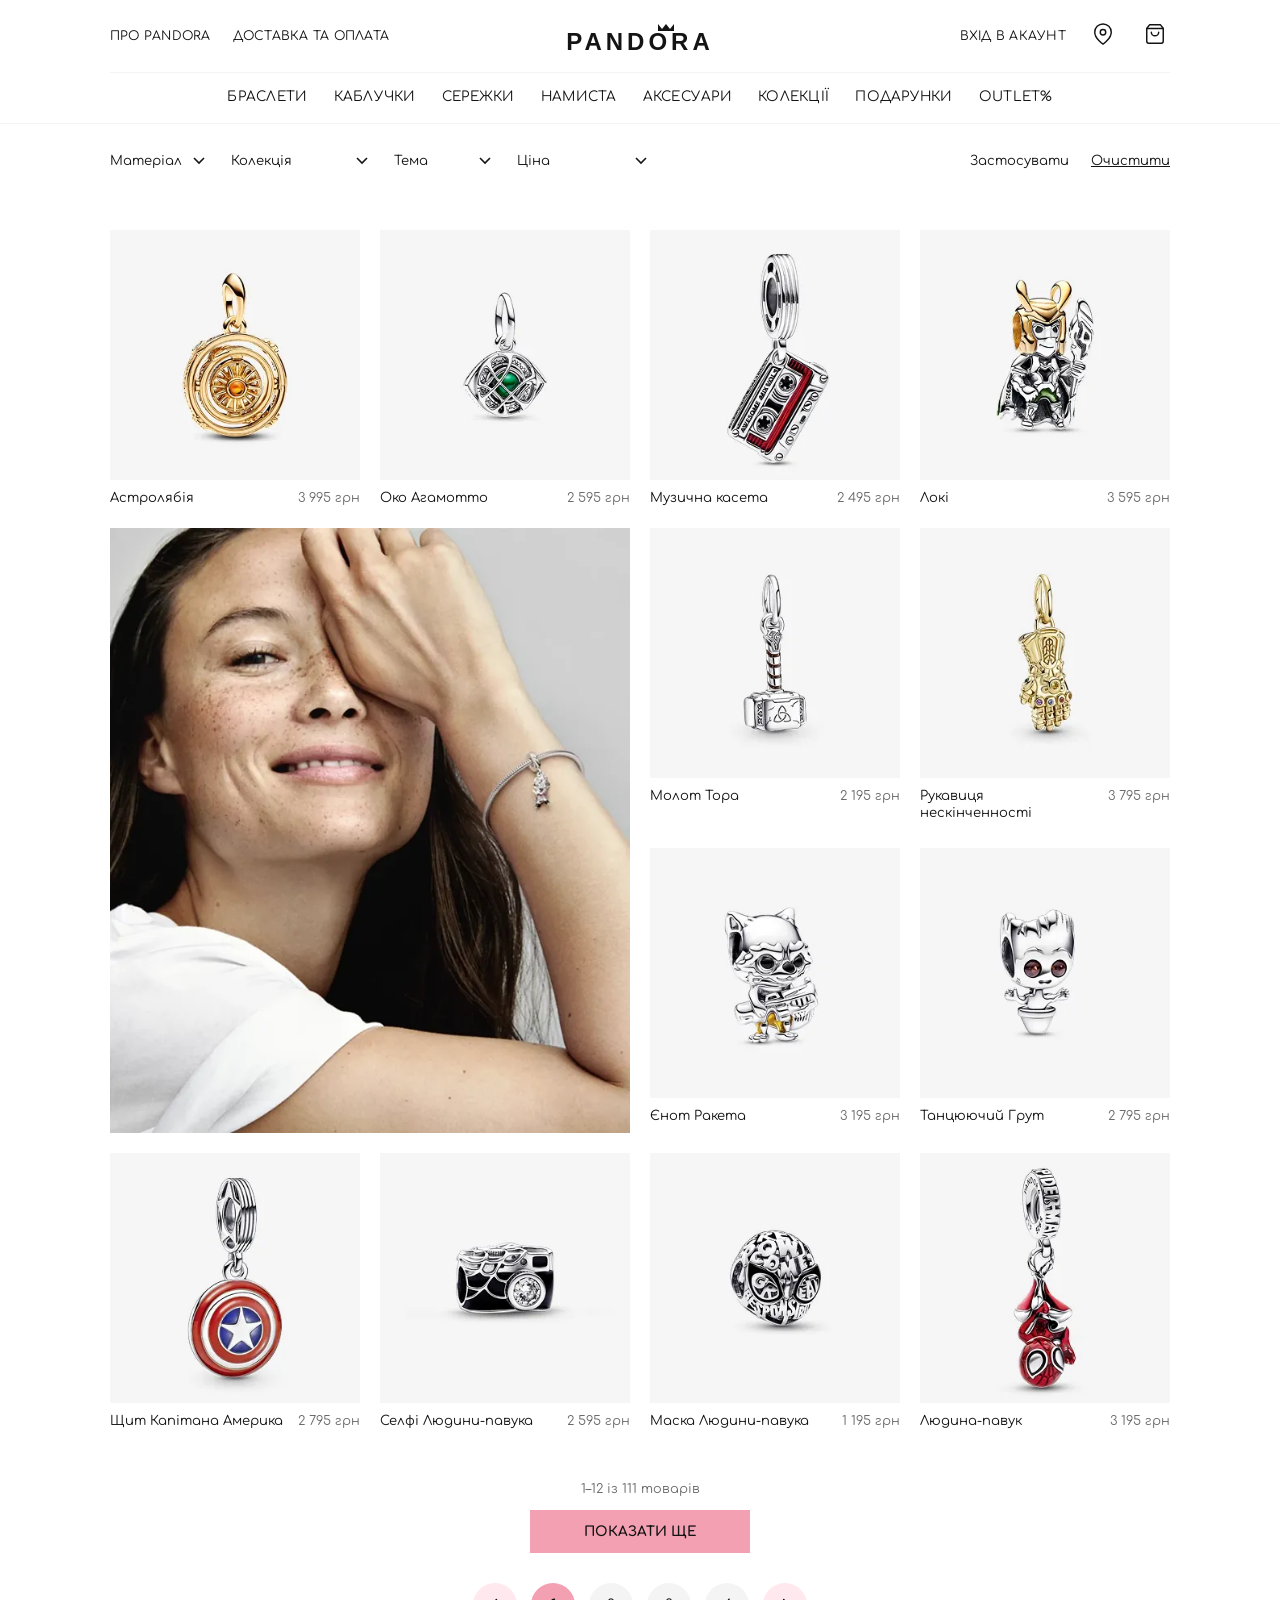
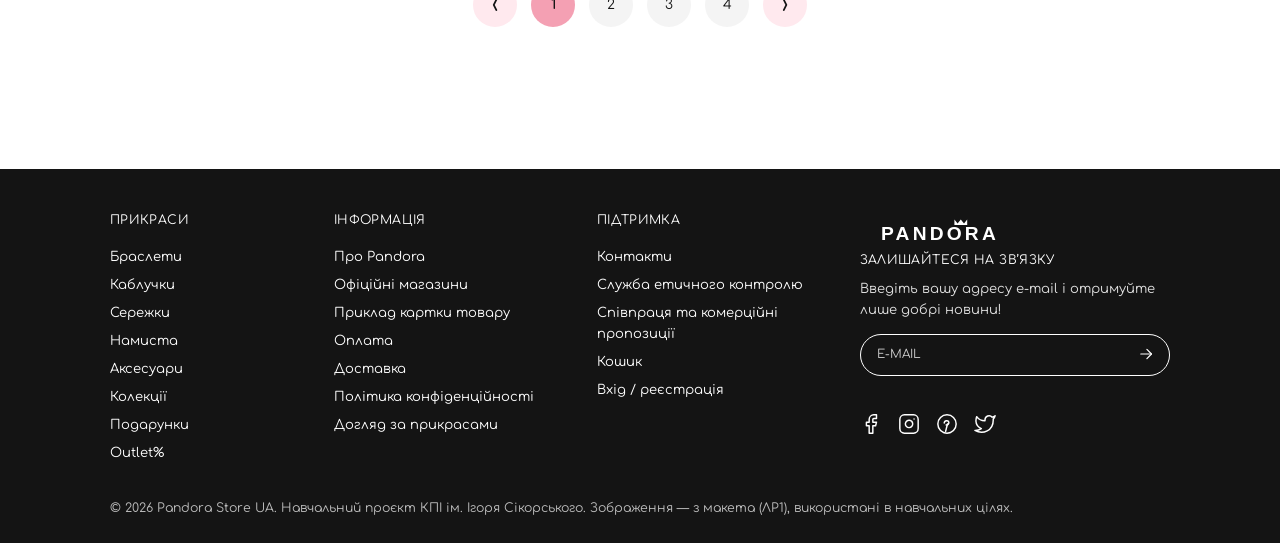
<file: catalog.html>
<!DOCTYPE html>
<html lang="uk">
<head>
<meta charset="UTF-8">
<meta name="viewport" content="width=device-width, initial-scale=1">
<meta name="description" content="Каталог прикрас і чармів Pandora Store UA з фільтрами за матеріалом, колекцією, темою та ціною.">
<title>Каталог — Pandora Store UA</title>
<link rel="preconnect" href="https://fonts.googleapis.com">
<link rel="preconnect" href="https://fonts.gstatic.com" crossorigin>
<link rel="stylesheet" href="https://fonts.googleapis.com/css2?family=Comfortaa:wght@300;400;700&amp;display=swap">
<script>document.documentElement.classList.add("js");</script>
<link rel="stylesheet" href="css/style.css">
<link rel="icon" href="images/logo.svg" type="image/svg+xml">
</head>
<body>
<a class="skip" href="#content">Перейти до вмісту</a>
<header>
<div class="wrap">
<div class="topbar">
<button class="nav-toggle" type="button" aria-expanded="false" aria-controls="menu-about menu-cats"><span class="visually-hidden">Меню</span><span class="burger" aria-hidden="true"></span></button>
<nav class="top-left" id="menu-about" aria-label="Про магазин">
<ul>
<li><a href="about.html">Про Pandora</a></li>
<li><a href="delivery.html">Доставка та оплата</a></li>
<li class="menu-only"><a href="login.html">Вхід в акаунт</a></li>
</ul>
</nav>
<a class="logo" href="index.html"><img src="images/logo.svg" alt="Pandora Store UA — на головну" width="200" height="40"></a>
<nav class="top-right" aria-label="Акаунт і кошик">
<ul>
<li class="desk-only"><a href="login.html">Вхід в акаунт</a></li>
<li><a class="icon-link" href="contacts.html" aria-label="Контакти та магазини"><svg class="ico" viewBox="0 0 24 24" width="22" height="22" fill="none" stroke="currentColor" stroke-width="1.6" stroke-linecap="round" stroke-linejoin="round" aria-hidden="true" focusable="false"><path d="M21 10c0 7-9 13-9 13s-9-6-9-13a9 9 0 0 1 18 0z"/><circle cx="12" cy="10" r="3"/></svg></a></li>
<li><a class="icon-link" href="cart.html" aria-label="Кошик"><svg class="ico" viewBox="0 0 24 24" width="22" height="22" fill="none" stroke="currentColor" stroke-width="1.6" stroke-linecap="round" stroke-linejoin="round" aria-hidden="true" focusable="false"><path d="M6 2L3 6v14a2 2 0 0 0 2 2h14a2 2 0 0 0 2-2V6l-3-4z"/><path d="M3 6h18"/><path d="M16 10a4 4 0 0 1-8 0"/></svg></a></li>
</ul>
</nav>
<nav class="catnav" id="menu-cats" aria-label="Категорії прикрас">
<ul><li><a href="catalog.html">Браслети</a></li><li><a href="catalog.html">Каблучки</a></li><li><a href="catalog.html">Сережки</a></li><li><a href="catalog.html">Намиста</a></li><li><a href="catalog.html">Аксесуари</a></li><li><a href="catalog.html">Колекції</a></li><li><a href="catalog.html">Подарунки</a></li><li><a href="catalog.html">Outlet%</a></li></ul>
</nav>
</div>

</div>
</header>
<main id="content">
<div class="wrap">
<h1 class="visually-hidden">Каталог прикрас і чармів</h1>
<form class="filters" data-demo data-no-reset data-message="Фільтри застосовано (демонстраційна форма)" aria-label="Фільтри каталогу">
<div class="filter-fields">
<label class="visually-hidden" for="f-material">Матеріал</label>
<select id="f-material" name="material"><option value="">Матеріал</option><option>Срібло 925</option><option>Позолота</option><option>Емаль</option></select>
<label class="visually-hidden" for="f-collection">Колекція</label>
<select id="f-collection" name="collection"><option value="">Колекція</option><option>Disney</option><option>Marvel</option><option>Сезонні новинки</option></select>
<label class="visually-hidden" for="f-topic">Тема</label>
<select id="f-topic" name="topic"><option value="">Тема</option><option>Кіно</option><option>Кохання</option><option>Подарунки</option></select>
<label class="visually-hidden" for="f-cost">Ціна</label>
<select id="f-cost" name="cost"><option value="">Ціна</option><option>до 2 500 грн</option><option>2 500 – 3 500 грн</option><option>понад 3 500 грн</option></select>
</div>
<div class="filter-actions">
<button class="link-btn" type="submit">Застосувати</button>
<button class="link-btn underlined" type="reset">Очистити</button>
</div>
<p class="status" role="status"></p>
</form>

<h2 class="visually-hidden">Список товарів</h2>
<ul class="cat-grid">
<li><article class="tile"><a class="tile-img" href="product.html"><img src="images/p-astrolabe.webp" alt="Золотий чарм-астролябія з помаранчевим каменем" width="310" height="310" loading="lazy"></a><div class="tile-info"><h3><a href="product.html">Астролябія</a></h3><p class="tile-price">3 995 грн</p></div></article></li>
<li><article class="tile"><a class="tile-img" href="product.html"><img src="images/p-agamotto.webp" alt="Срібний чарм «Око Агамотто» із зеленим каменем" width="310" height="310" loading="lazy"></a><div class="tile-info"><h3><a href="product.html">Око Агамотто</a></h3><p class="tile-price">2 595 грн</p></div></article></li>
<li><article class="tile"><a class="tile-img" href="product.html"><img src="images/p-cassette.webp" alt="Срібний чарм-касета з червоною вставкою" width="310" height="310" loading="lazy"></a><div class="tile-info"><h3><a href="product.html">Музична касета</a></h3><p class="tile-price">2 495 грн</p></div></article></li>
<li><article class="tile"><a class="tile-img" href="product.html"><img src="images/p-loki.webp" alt="Чарм Локі в золотому шоломі" width="310" height="310" loading="lazy"></a><div class="tile-info"><h3><a href="product.html">Локі</a></h3><p class="tile-price">3 595 грн</p></div></article></li>
<li class="feature"><img src="images/catalog-photo.webp" alt="Усміхнена дівчина закриває долонею око, на зап’ясті срібний браслет із чармом" width="640" height="744" loading="lazy"></li>
<li><article class="tile"><a class="tile-img" href="product.html"><img src="images/p-hammer.webp" alt="Срібний чарм «Молот Тора»" width="310" height="310" loading="lazy"></a><div class="tile-info"><h3><a href="product.html">Молот Тора</a></h3><p class="tile-price">2 195 грн</p></div></article></li>
<li><article class="tile"><a class="tile-img" href="product.html"><img src="images/p-glove.webp" alt="Золотий чарм «Рукавиця нескінченності»" width="310" height="310" loading="lazy"></a><div class="tile-info"><h3><a href="product.html">Рукавиця нескінченності</a></h3><p class="tile-price">3 795 грн</p></div></article></li>
<li><article class="tile"><a class="tile-img" href="product.html"><img src="images/p-rocket.webp" alt="Чарм «Єнот Ракета» із золотою деталлю" width="310" height="310" loading="lazy"></a><div class="tile-info"><h3><a href="product.html">Єнот Ракета</a></h3><p class="tile-price">3 195 грн</p></div></article></li>
<li><article class="tile"><a class="tile-img" href="product.html"><img src="images/p-groot.webp" alt="Чарм «Танцюючий Грут» у горщику" width="310" height="310" loading="lazy"></a><div class="tile-info"><h3><a href="product.html">Танцюючий Грут</a></h3><p class="tile-price">2 795 грн</p></div></article></li>
<li><article class="tile"><a class="tile-img" href="product.html"><img src="images/p-shield.webp" alt="Чарм «Щит Капітана Америка» з емаллю" width="310" height="310" loading="lazy"></a><div class="tile-info"><h3><a href="product.html">Щит Капітана Америка</a></h3><p class="tile-price">2 795 грн</p></div></article></li>
<li><article class="tile"><a class="tile-img" href="product.html"><img src="images/p-selfie.webp" alt="Чорний чарм-фотоапарат із прозорим кристалом" width="310" height="310" loading="lazy"></a><div class="tile-info"><h3><a href="product.html">Селфі Людини-павука</a></h3><p class="tile-price">2 595 грн</p></div></article></li>
<li><article class="tile"><a class="tile-img" href="product.html"><img src="images/p-mask.webp" alt="Срібний чарм-намистина «Маска Людини-павука»" width="310" height="310" loading="lazy"></a><div class="tile-info"><h3><a href="product.html">Маска Людини-павука</a></h3><p class="tile-price">1 195 грн</p></div></article></li>
<li><article class="tile"><a class="tile-img" href="product.html"><img src="images/p-spiderman.webp" alt="Підвіска-чарм Людина-павук у червоному костюмі" width="310" height="310" loading="lazy"></a><div class="tile-info"><h3><a href="product.html">Людина-павук</a></h3><p class="tile-price">3 195 грн</p></div></article></li>
</ul>

<div class="more">
<p class="count">1–12 із 111 товарів</p>
<button class="btn btn-wide" type="button" data-toast="Це демонстраційна сторінка: решта товарів з’явиться після підключення бази даних.">Показати ще</button>
<ul class="pager" aria-label="Сторінки каталогу">
<li><button class="round pink" type="button" aria-label="Попередня сторінка" data-toast="Це перша сторінка.">&lsaquo;</button></li>
<li><button class="round" type="button" aria-current="page" aria-label="Сторінка 1">1</button></li>
<li><button class="round" type="button" aria-label="Сторінка 2" data-toast="Демо: інші сторінки з’являться після підключення бекенда.">2</button></li>
<li><button class="round" type="button" aria-label="Сторінка 3" data-toast="Демо: інші сторінки з’являться після підключення бекенда.">3</button></li>
<li><button class="round" type="button" aria-label="Сторінка 4" data-toast="Демо: інші сторінки з’являться після підключення бекенда.">4</button></li>
<li><button class="round pink" type="button" aria-label="Наступна сторінка" data-toast="Демо: інші сторінки з’являться після підключення бекенда.">&rsaquo;</button></li>
</ul>
<p class="status" role="status" id="page-status"></p>
</div>
</div>
</main>
<footer>
<div class="wrap foot">
<nav aria-label="Прикраси">
<h2>Прикраси</h2>
<ul><li><a href="catalog.html">Браслети</a></li><li><a href="catalog.html">Каблучки</a></li><li><a href="catalog.html">Сережки</a></li><li><a href="catalog.html">Намиста</a></li><li><a href="catalog.html">Аксесуари</a></li><li><a href="catalog.html">Колекції</a></li><li><a href="catalog.html">Подарунки</a></li><li><a href="catalog.html">Outlet%</a></li></ul>
</nav>
<nav aria-label="Інформація">
<h2>Інформація</h2>
<ul>
<li><a href="about.html">Про Pandora</a></li>
<li><a href="contacts.html">Офіційні магазини</a></li>
<li><a href="product.html">Приклад картки товару</a></li>
<li><a href="delivery.html">Оплата</a></li>
<li><a href="delivery.html">Доставка</a></li>
<li><a href="about.html">Політика конфіденційності</a></li>
<li><a href="about.html">Догляд за прикрасами</a></li>
</ul>
</nav>
<nav aria-label="Служба підтримки">
<h2>Підтримка</h2>
<ul>
<li><a href="contacts.html">Контакти</a></li>
<li><a href="about.html">Служба етичного контролю</a></li>
<li><a href="contacts.html">Співпраця та комерційні пропозиції</a></li>
<li><a href="cart.html">Кошик</a></li>
<li><a href="login.html">Вхід / реєстрація</a></li>
</ul>
</nav>
<section class="subscribe-box" aria-labelledby="news-title">
<img src="images/logo-white.svg" alt="Pandora Store UA" width="160" height="32">
<h2 id="news-title">Залишайтеся на зв’язку</h2>
<p>Введіть вашу адресу e-mail і отримуйте лише добрі новини!</p>
<form class="subscribe" data-demo data-message="Дякуємо за підписку! (демонстраційна форма)">
<label class="visually-hidden" for="sub-email">Ваш e-mail</label>
<input id="sub-email" name="email" type="email" required autocomplete="email" placeholder="E-MAIL">
<button type="submit" aria-label="Підписатися"><svg class="ico" viewBox="0 0 24 24" width="22" height="22" fill="none" stroke="currentColor" stroke-width="1.6" stroke-linecap="round" stroke-linejoin="round" aria-hidden="true" focusable="false"><path d="M5 12h14"/><path d="M13 6l6 6-6 6"/></svg></button>
</form>
<p class="status" role="status"></p>
<ul class="social">
<li><a href="https://www.facebook.com/" aria-label="Facebook" target="_blank" rel="noopener noreferrer"><svg class="ico" viewBox="0 0 24 24" width="22" height="22" fill="none" stroke="currentColor" stroke-width="1.6" stroke-linecap="round" stroke-linejoin="round" aria-hidden="true" focusable="false"><path d="M18 2h-3a5 5 0 0 0-5 5v3H7v4h3v8h4v-8h3l1-4h-4V7a1 1 0 0 1 1-1h3z"/></svg></a></li>
<li><a href="https://www.instagram.com/" aria-label="Instagram" target="_blank" rel="noopener noreferrer"><svg class="ico" viewBox="0 0 24 24" width="22" height="22" fill="none" stroke="currentColor" stroke-width="1.6" stroke-linecap="round" stroke-linejoin="round" aria-hidden="true" focusable="false"><rect x="2" y="2" width="20" height="20" rx="5"/><path d="M16 11.4A4 4 0 1 1 12.6 8 4 4 0 0 1 16 11.4z"/><path d="M17.5 6.5h.01"/></svg></a></li>
<li><a href="https://www.pinterest.com/" aria-label="Pinterest" target="_blank" rel="noopener noreferrer"><svg class="ico" viewBox="0 0 24 24" width="22" height="22" fill="none" stroke="currentColor" stroke-width="1.6" stroke-linecap="round" stroke-linejoin="round" aria-hidden="true" focusable="false"><circle cx="12" cy="12" r="10"/><path d="M10.5 20l2-8"/><path d="M9 11c0-3 4.5-3.5 5-1 .4 2-1.5 3.5-3 3"/></svg></a></li>
<li><a href="https://twitter.com/" aria-label="Twitter" target="_blank" rel="noopener noreferrer"><svg class="ico" viewBox="0 0 24 24" width="22" height="22" fill="none" stroke="currentColor" stroke-width="1.6" stroke-linecap="round" stroke-linejoin="round" aria-hidden="true" focusable="false"><path d="M23 3a10.9 10.9 0 0 1-3.14 1.53 4.48 4.48 0 0 0-7.86 3v1A10.66 10.66 0 0 1 3 4s-4 9 5 13a11.64 11.64 0 0 1-7 2c9 5 20 0 20-11.5a4.5 4.5 0 0 0-.08-.83A7.72 7.72 0 0 0 23 3z"/></svg></a></li>
</ul>
</section>
</div>
<div class="wrap"><p class="copy">© <span id="year">2026</span> Pandora Store UA. Навчальний проєкт КПІ ім. Ігоря Сікорського. Зображення — з макета (ЛР1), використані в навчальних цілях.</p></div>
</footer>
<script src="js/main.js" defer></script>
</body>
</html>
</file>
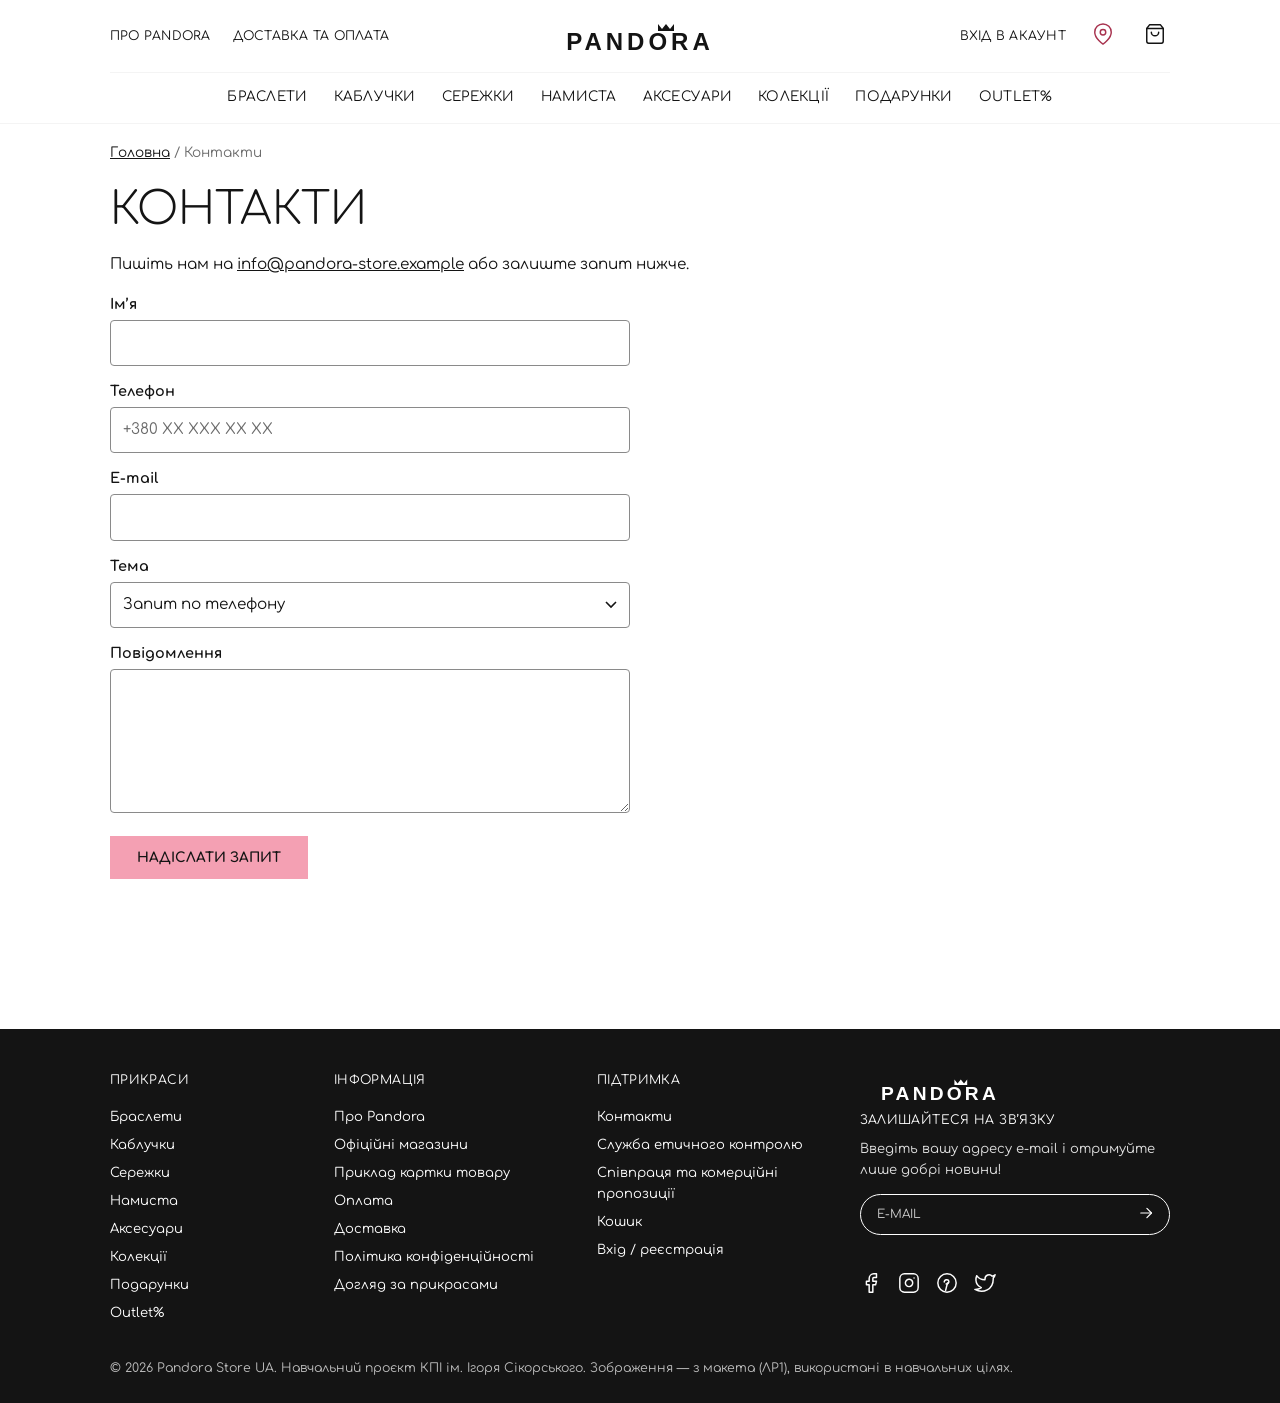
<file: contacts.html>
<!DOCTYPE html>
<html lang="uk">
<head>
<meta charset="UTF-8">
<meta name="viewport" content="width=device-width, initial-scale=1">
<meta name="description" content="Зв’язок із Pandora Store UA: форма звернення та запит по телефону.">
<title>Контакти — Pandora Store UA</title>
<link rel="preconnect" href="https://fonts.googleapis.com">
<link rel="preconnect" href="https://fonts.gstatic.com" crossorigin>
<link rel="stylesheet" href="https://fonts.googleapis.com/css2?family=Comfortaa:wght@300;400;700&amp;display=swap">
<script>document.documentElement.classList.add("js");</script>
<link rel="stylesheet" href="css/style.css">
<link rel="icon" href="images/logo.svg" type="image/svg+xml">
</head>
<body>
<a class="skip" href="#content">Перейти до вмісту</a>
<header>
<div class="wrap">
<div class="topbar">
<button class="nav-toggle" type="button" aria-expanded="false" aria-controls="menu-about menu-cats"><span class="visually-hidden">Меню</span><span class="burger" aria-hidden="true"></span></button>
<nav class="top-left" id="menu-about" aria-label="Про магазин">
<ul>
<li><a href="about.html">Про Pandora</a></li>
<li><a href="delivery.html">Доставка та оплата</a></li>
<li class="menu-only"><a href="login.html">Вхід в акаунт</a></li>
</ul>
</nav>
<a class="logo" href="index.html"><img src="images/logo.svg" alt="Pandora Store UA — на головну" width="200" height="40"></a>
<nav class="top-right" aria-label="Акаунт і кошик">
<ul>
<li class="desk-only"><a href="login.html">Вхід в акаунт</a></li>
<li><a class="icon-link" href="contacts.html" aria-label="Контакти та магазини" aria-current="page"><svg class="ico" viewBox="0 0 24 24" width="22" height="22" fill="none" stroke="currentColor" stroke-width="1.6" stroke-linecap="round" stroke-linejoin="round" aria-hidden="true" focusable="false"><path d="M21 10c0 7-9 13-9 13s-9-6-9-13a9 9 0 0 1 18 0z"/><circle cx="12" cy="10" r="3"/></svg></a></li>
<li><a class="icon-link" href="cart.html" aria-label="Кошик"><svg class="ico" viewBox="0 0 24 24" width="22" height="22" fill="none" stroke="currentColor" stroke-width="1.6" stroke-linecap="round" stroke-linejoin="round" aria-hidden="true" focusable="false"><path d="M6 2L3 6v14a2 2 0 0 0 2 2h14a2 2 0 0 0 2-2V6l-3-4z"/><path d="M3 6h18"/><path d="M16 10a4 4 0 0 1-8 0"/></svg></a></li>
</ul>
</nav>
<nav class="catnav" id="menu-cats" aria-label="Категорії прикрас">
<ul><li><a href="catalog.html">Браслети</a></li><li><a href="catalog.html">Каблучки</a></li><li><a href="catalog.html">Сережки</a></li><li><a href="catalog.html">Намиста</a></li><li><a href="catalog.html">Аксесуари</a></li><li><a href="catalog.html">Колекції</a></li><li><a href="catalog.html">Подарунки</a></li><li><a href="catalog.html">Outlet%</a></li></ul>
</nav>
</div>

</div>
</header>
<main id="content">
<div class="wrap">
<p class="crumbs"><a href="index.html">Головна</a> / Контакти</p>
<h1>Контакти</h1>
<p>Пишіть нам на <a href="mailto:info@pandora-store.example">info@pandora-store.example</a> або залиште запит нижче.</p>
<form data-demo data-message="Дякуємо! Ваш запит надіслано (демонстраційна форма).">
<label for="c-name">Ім’я</label>
<input id="c-name" name="name" type="text" required minlength="2" autocomplete="name">
<label for="c-phone">Телефон</label>
<input id="c-phone" name="phone" type="tel" inputmode="tel" pattern="\+?380(\s|-)?\d{2}(\s|-)?\d{3}(\s|-)?\d{2}(\s|-)?\d{2}" title="Формат: +380 XX XXX XX XX" autocomplete="tel" placeholder="+380 XX XXX XX XX">
<label for="c-email">E-mail</label>
<input id="c-email" name="email" type="email" required autocomplete="email">
<label for="c-topic">Тема</label>
<select id="c-topic" name="topic"><option>Запит по телефону</option><option>Питання щодо замовлення</option><option>Співпраця</option></select>
<label for="c-msg">Повідомлення</label>
<textarea id="c-msg" name="message" rows="5" required minlength="10"></textarea>
<p><button class="btn" type="submit">Надіслати запит</button></p>
<p class="status" role="status"></p>
</form>
</div>
</main>
<footer>
<div class="wrap foot">
<nav aria-label="Прикраси">
<h2>Прикраси</h2>
<ul><li><a href="catalog.html">Браслети</a></li><li><a href="catalog.html">Каблучки</a></li><li><a href="catalog.html">Сережки</a></li><li><a href="catalog.html">Намиста</a></li><li><a href="catalog.html">Аксесуари</a></li><li><a href="catalog.html">Колекції</a></li><li><a href="catalog.html">Подарунки</a></li><li><a href="catalog.html">Outlet%</a></li></ul>
</nav>
<nav aria-label="Інформація">
<h2>Інформація</h2>
<ul>
<li><a href="about.html">Про Pandora</a></li>
<li><a href="contacts.html">Офіційні магазини</a></li>
<li><a href="product.html">Приклад картки товару</a></li>
<li><a href="delivery.html">Оплата</a></li>
<li><a href="delivery.html">Доставка</a></li>
<li><a href="about.html">Політика конфіденційності</a></li>
<li><a href="about.html">Догляд за прикрасами</a></li>
</ul>
</nav>
<nav aria-label="Служба підтримки">
<h2>Підтримка</h2>
<ul>
<li><a href="contacts.html">Контакти</a></li>
<li><a href="about.html">Служба етичного контролю</a></li>
<li><a href="contacts.html">Співпраця та комерційні пропозиції</a></li>
<li><a href="cart.html">Кошик</a></li>
<li><a href="login.html">Вхід / реєстрація</a></li>
</ul>
</nav>
<section class="subscribe-box" aria-labelledby="news-title">
<img src="images/logo-white.svg" alt="Pandora Store UA" width="160" height="32">
<h2 id="news-title">Залишайтеся на зв’язку</h2>
<p>Введіть вашу адресу e-mail і отримуйте лише добрі новини!</p>
<form class="subscribe" data-demo data-message="Дякуємо за підписку! (демонстраційна форма)">
<label class="visually-hidden" for="sub-email">Ваш e-mail</label>
<input id="sub-email" name="email" type="email" required autocomplete="email" placeholder="E-MAIL">
<button type="submit" aria-label="Підписатися"><svg class="ico" viewBox="0 0 24 24" width="22" height="22" fill="none" stroke="currentColor" stroke-width="1.6" stroke-linecap="round" stroke-linejoin="round" aria-hidden="true" focusable="false"><path d="M5 12h14"/><path d="M13 6l6 6-6 6"/></svg></button>
</form>
<p class="status" role="status"></p>
<ul class="social">
<li><a href="https://www.facebook.com/" aria-label="Facebook" target="_blank" rel="noopener noreferrer"><svg class="ico" viewBox="0 0 24 24" width="22" height="22" fill="none" stroke="currentColor" stroke-width="1.6" stroke-linecap="round" stroke-linejoin="round" aria-hidden="true" focusable="false"><path d="M18 2h-3a5 5 0 0 0-5 5v3H7v4h3v8h4v-8h3l1-4h-4V7a1 1 0 0 1 1-1h3z"/></svg></a></li>
<li><a href="https://www.instagram.com/" aria-label="Instagram" target="_blank" rel="noopener noreferrer"><svg class="ico" viewBox="0 0 24 24" width="22" height="22" fill="none" stroke="currentColor" stroke-width="1.6" stroke-linecap="round" stroke-linejoin="round" aria-hidden="true" focusable="false"><rect x="2" y="2" width="20" height="20" rx="5"/><path d="M16 11.4A4 4 0 1 1 12.6 8 4 4 0 0 1 16 11.4z"/><path d="M17.5 6.5h.01"/></svg></a></li>
<li><a href="https://www.pinterest.com/" aria-label="Pinterest" target="_blank" rel="noopener noreferrer"><svg class="ico" viewBox="0 0 24 24" width="22" height="22" fill="none" stroke="currentColor" stroke-width="1.6" stroke-linecap="round" stroke-linejoin="round" aria-hidden="true" focusable="false"><circle cx="12" cy="12" r="10"/><path d="M10.5 20l2-8"/><path d="M9 11c0-3 4.5-3.5 5-1 .4 2-1.5 3.5-3 3"/></svg></a></li>
<li><a href="https://twitter.com/" aria-label="Twitter" target="_blank" rel="noopener noreferrer"><svg class="ico" viewBox="0 0 24 24" width="22" height="22" fill="none" stroke="currentColor" stroke-width="1.6" stroke-linecap="round" stroke-linejoin="round" aria-hidden="true" focusable="false"><path d="M23 3a10.9 10.9 0 0 1-3.14 1.53 4.48 4.48 0 0 0-7.86 3v1A10.66 10.66 0 0 1 3 4s-4 9 5 13a11.64 11.64 0 0 1-7 2c9 5 20 0 20-11.5a4.5 4.5 0 0 0-.08-.83A7.72 7.72 0 0 0 23 3z"/></svg></a></li>
</ul>
</section>
</div>
<div class="wrap"><p class="copy">© <span id="year">2026</span> Pandora Store UA. Навчальний проєкт КПІ ім. Ігоря Сікорського. Зображення — з макета (ЛР1), використані в навчальних цілях.</p></div>
</footer>
<script src="js/main.js" defer></script>
</body>
</html>
</file>
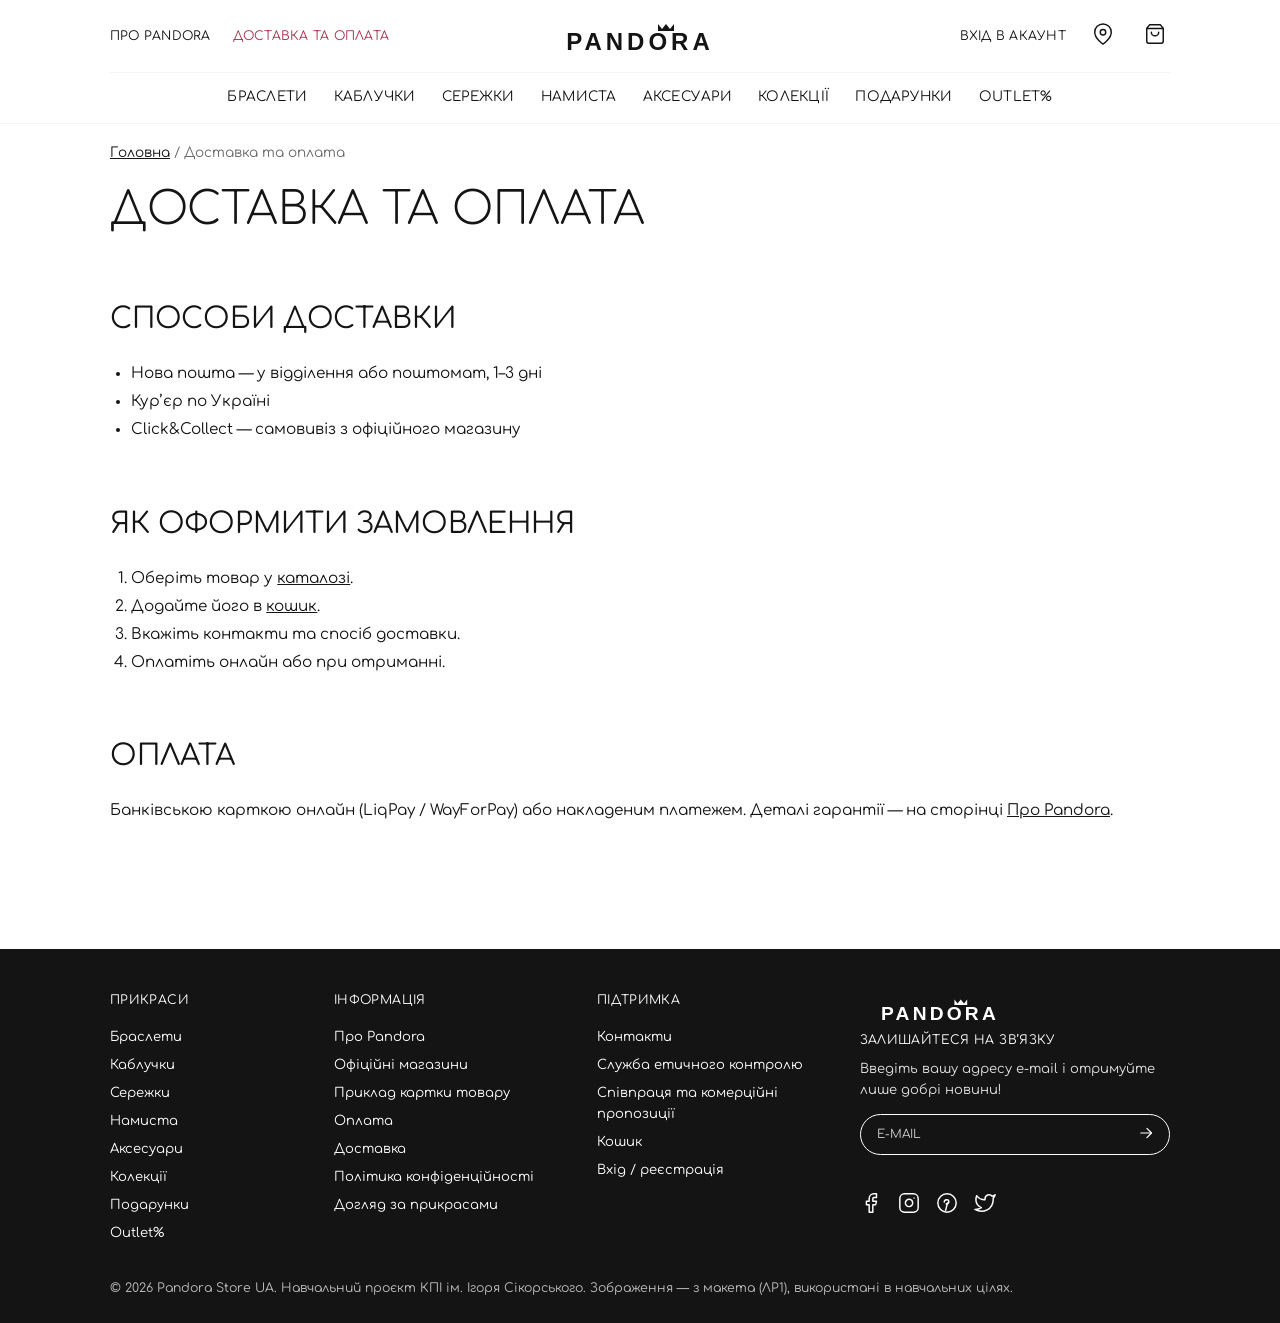
<file: delivery.html>
<!DOCTYPE html>
<html lang="uk">
<head>
<meta charset="UTF-8">
<meta name="viewport" content="width=device-width, initial-scale=1">
<meta name="description" content="Умови доставки та оплати в інтернет-магазині Pandora Store UA.">
<title>Доставка та оплата — Pandora Store UA</title>
<link rel="preconnect" href="https://fonts.googleapis.com">
<link rel="preconnect" href="https://fonts.gstatic.com" crossorigin>
<link rel="stylesheet" href="https://fonts.googleapis.com/css2?family=Comfortaa:wght@300;400;700&amp;display=swap">
<script>document.documentElement.classList.add("js");</script>
<link rel="stylesheet" href="css/style.css">
<link rel="icon" href="images/logo.svg" type="image/svg+xml">
</head>
<body>
<a class="skip" href="#content">Перейти до вмісту</a>
<header>
<div class="wrap">
<div class="topbar">
<button class="nav-toggle" type="button" aria-expanded="false" aria-controls="menu-about menu-cats"><span class="visually-hidden">Меню</span><span class="burger" aria-hidden="true"></span></button>
<nav class="top-left" id="menu-about" aria-label="Про магазин">
<ul>
<li><a href="about.html">Про Pandora</a></li>
<li><a href="delivery.html" aria-current="page">Доставка та оплата</a></li>
<li class="menu-only"><a href="login.html">Вхід в акаунт</a></li>
</ul>
</nav>
<a class="logo" href="index.html"><img src="images/logo.svg" alt="Pandora Store UA — на головну" width="200" height="40"></a>
<nav class="top-right" aria-label="Акаунт і кошик">
<ul>
<li class="desk-only"><a href="login.html">Вхід в акаунт</a></li>
<li><a class="icon-link" href="contacts.html" aria-label="Контакти та магазини"><svg class="ico" viewBox="0 0 24 24" width="22" height="22" fill="none" stroke="currentColor" stroke-width="1.6" stroke-linecap="round" stroke-linejoin="round" aria-hidden="true" focusable="false"><path d="M21 10c0 7-9 13-9 13s-9-6-9-13a9 9 0 0 1 18 0z"/><circle cx="12" cy="10" r="3"/></svg></a></li>
<li><a class="icon-link" href="cart.html" aria-label="Кошик"><svg class="ico" viewBox="0 0 24 24" width="22" height="22" fill="none" stroke="currentColor" stroke-width="1.6" stroke-linecap="round" stroke-linejoin="round" aria-hidden="true" focusable="false"><path d="M6 2L3 6v14a2 2 0 0 0 2 2h14a2 2 0 0 0 2-2V6l-3-4z"/><path d="M3 6h18"/><path d="M16 10a4 4 0 0 1-8 0"/></svg></a></li>
</ul>
</nav>
<nav class="catnav" id="menu-cats" aria-label="Категорії прикрас">
<ul><li><a href="catalog.html">Браслети</a></li><li><a href="catalog.html">Каблучки</a></li><li><a href="catalog.html">Сережки</a></li><li><a href="catalog.html">Намиста</a></li><li><a href="catalog.html">Аксесуари</a></li><li><a href="catalog.html">Колекції</a></li><li><a href="catalog.html">Подарунки</a></li><li><a href="catalog.html">Outlet%</a></li></ul>
</nav>
</div>

</div>
</header>
<main id="content">
<div class="wrap">
<p class="crumbs"><a href="index.html">Головна</a> / Доставка та оплата</p>
<h1>Доставка та оплата</h1>
<h2>Способи доставки</h2>
<ul><li>Нова пошта — у відділення або поштомат, 1–3 дні</li><li>Кур’єр по Україні</li><li>Click&amp;Collect — самовивіз з офіційного магазину</li></ul>
<h2>Як оформити замовлення</h2>
<ol><li>Оберіть товар у <a href="catalog.html">каталозі</a>.</li><li>Додайте його в <a href="cart.html">кошик</a>.</li><li>Вкажіть контакти та спосіб доставки.</li><li>Оплатіть онлайн або при отриманні.</li></ol>
<h2>Оплата</h2>
<p>Банківською карткою онлайн (LiqPay / WayForPay) або накладеним платежем. Деталі гарантії — на сторінці <a href="about.html">Про Pandora</a>.</p>
</div>
</main>
<footer>
<div class="wrap foot">
<nav aria-label="Прикраси">
<h2>Прикраси</h2>
<ul><li><a href="catalog.html">Браслети</a></li><li><a href="catalog.html">Каблучки</a></li><li><a href="catalog.html">Сережки</a></li><li><a href="catalog.html">Намиста</a></li><li><a href="catalog.html">Аксесуари</a></li><li><a href="catalog.html">Колекції</a></li><li><a href="catalog.html">Подарунки</a></li><li><a href="catalog.html">Outlet%</a></li></ul>
</nav>
<nav aria-label="Інформація">
<h2>Інформація</h2>
<ul>
<li><a href="about.html">Про Pandora</a></li>
<li><a href="contacts.html">Офіційні магазини</a></li>
<li><a href="product.html">Приклад картки товару</a></li>
<li><a href="delivery.html">Оплата</a></li>
<li><a href="delivery.html">Доставка</a></li>
<li><a href="about.html">Політика конфіденційності</a></li>
<li><a href="about.html">Догляд за прикрасами</a></li>
</ul>
</nav>
<nav aria-label="Служба підтримки">
<h2>Підтримка</h2>
<ul>
<li><a href="contacts.html">Контакти</a></li>
<li><a href="about.html">Служба етичного контролю</a></li>
<li><a href="contacts.html">Співпраця та комерційні пропозиції</a></li>
<li><a href="cart.html">Кошик</a></li>
<li><a href="login.html">Вхід / реєстрація</a></li>
</ul>
</nav>
<section class="subscribe-box" aria-labelledby="news-title">
<img src="images/logo-white.svg" alt="Pandora Store UA" width="160" height="32">
<h2 id="news-title">Залишайтеся на зв’язку</h2>
<p>Введіть вашу адресу e-mail і отримуйте лише добрі новини!</p>
<form class="subscribe" data-demo data-message="Дякуємо за підписку! (демонстраційна форма)">
<label class="visually-hidden" for="sub-email">Ваш e-mail</label>
<input id="sub-email" name="email" type="email" required autocomplete="email" placeholder="E-MAIL">
<button type="submit" aria-label="Підписатися"><svg class="ico" viewBox="0 0 24 24" width="22" height="22" fill="none" stroke="currentColor" stroke-width="1.6" stroke-linecap="round" stroke-linejoin="round" aria-hidden="true" focusable="false"><path d="M5 12h14"/><path d="M13 6l6 6-6 6"/></svg></button>
</form>
<p class="status" role="status"></p>
<ul class="social">
<li><a href="https://www.facebook.com/" aria-label="Facebook" target="_blank" rel="noopener noreferrer"><svg class="ico" viewBox="0 0 24 24" width="22" height="22" fill="none" stroke="currentColor" stroke-width="1.6" stroke-linecap="round" stroke-linejoin="round" aria-hidden="true" focusable="false"><path d="M18 2h-3a5 5 0 0 0-5 5v3H7v4h3v8h4v-8h3l1-4h-4V7a1 1 0 0 1 1-1h3z"/></svg></a></li>
<li><a href="https://www.instagram.com/" aria-label="Instagram" target="_blank" rel="noopener noreferrer"><svg class="ico" viewBox="0 0 24 24" width="22" height="22" fill="none" stroke="currentColor" stroke-width="1.6" stroke-linecap="round" stroke-linejoin="round" aria-hidden="true" focusable="false"><rect x="2" y="2" width="20" height="20" rx="5"/><path d="M16 11.4A4 4 0 1 1 12.6 8 4 4 0 0 1 16 11.4z"/><path d="M17.5 6.5h.01"/></svg></a></li>
<li><a href="https://www.pinterest.com/" aria-label="Pinterest" target="_blank" rel="noopener noreferrer"><svg class="ico" viewBox="0 0 24 24" width="22" height="22" fill="none" stroke="currentColor" stroke-width="1.6" stroke-linecap="round" stroke-linejoin="round" aria-hidden="true" focusable="false"><circle cx="12" cy="12" r="10"/><path d="M10.5 20l2-8"/><path d="M9 11c0-3 4.5-3.5 5-1 .4 2-1.5 3.5-3 3"/></svg></a></li>
<li><a href="https://twitter.com/" aria-label="Twitter" target="_blank" rel="noopener noreferrer"><svg class="ico" viewBox="0 0 24 24" width="22" height="22" fill="none" stroke="currentColor" stroke-width="1.6" stroke-linecap="round" stroke-linejoin="round" aria-hidden="true" focusable="false"><path d="M23 3a10.9 10.9 0 0 1-3.14 1.53 4.48 4.48 0 0 0-7.86 3v1A10.66 10.66 0 0 1 3 4s-4 9 5 13a11.64 11.64 0 0 1-7 2c9 5 20 0 20-11.5a4.5 4.5 0 0 0-.08-.83A7.72 7.72 0 0 0 23 3z"/></svg></a></li>
</ul>
</section>
</div>
<div class="wrap"><p class="copy">© <span id="year">2026</span> Pandora Store UA. Навчальний проєкт КПІ ім. Ігоря Сікорського. Зображення — з макета (ЛР1), використані в навчальних цілях.</p></div>
</footer>
<script src="js/main.js" defer></script>
</body>
</html>
</file>
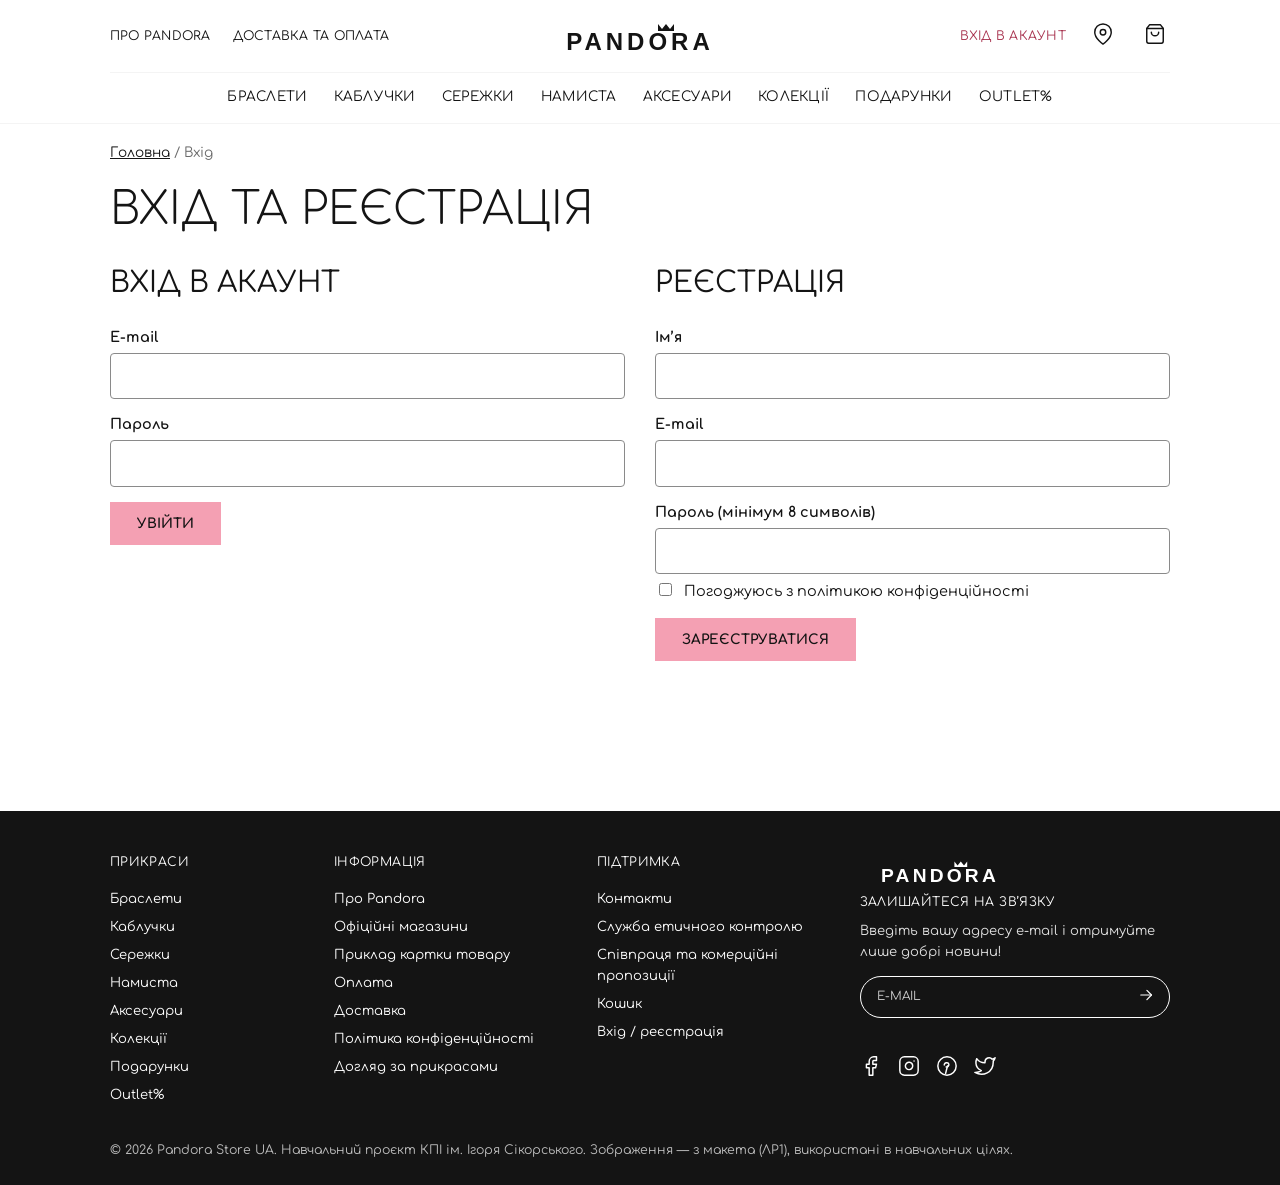
<file: login.html>
<!DOCTYPE html>
<html lang="uk">
<head>
<meta charset="UTF-8">
<meta name="viewport" content="width=device-width, initial-scale=1">
<meta name="description" content="Вхід та реєстрація в Pandora Store UA.">
<title>Вхід та реєстрація — Pandora Store UA</title>
<link rel="preconnect" href="https://fonts.googleapis.com">
<link rel="preconnect" href="https://fonts.gstatic.com" crossorigin>
<link rel="stylesheet" href="https://fonts.googleapis.com/css2?family=Comfortaa:wght@300;400;700&amp;display=swap">
<script>document.documentElement.classList.add("js");</script>
<link rel="stylesheet" href="css/style.css">
<link rel="icon" href="images/logo.svg" type="image/svg+xml">
</head>
<body>
<a class="skip" href="#content">Перейти до вмісту</a>
<header>
<div class="wrap">
<div class="topbar">
<button class="nav-toggle" type="button" aria-expanded="false" aria-controls="menu-about menu-cats"><span class="visually-hidden">Меню</span><span class="burger" aria-hidden="true"></span></button>
<nav class="top-left" id="menu-about" aria-label="Про магазин">
<ul>
<li><a href="about.html">Про Pandora</a></li>
<li><a href="delivery.html">Доставка та оплата</a></li>
<li class="menu-only"><a href="login.html" aria-current="page">Вхід в акаунт</a></li>
</ul>
</nav>
<a class="logo" href="index.html"><img src="images/logo.svg" alt="Pandora Store UA — на головну" width="200" height="40"></a>
<nav class="top-right" aria-label="Акаунт і кошик">
<ul>
<li class="desk-only"><a href="login.html" aria-current="page">Вхід в акаунт</a></li>
<li><a class="icon-link" href="contacts.html" aria-label="Контакти та магазини"><svg class="ico" viewBox="0 0 24 24" width="22" height="22" fill="none" stroke="currentColor" stroke-width="1.6" stroke-linecap="round" stroke-linejoin="round" aria-hidden="true" focusable="false"><path d="M21 10c0 7-9 13-9 13s-9-6-9-13a9 9 0 0 1 18 0z"/><circle cx="12" cy="10" r="3"/></svg></a></li>
<li><a class="icon-link" href="cart.html" aria-label="Кошик"><svg class="ico" viewBox="0 0 24 24" width="22" height="22" fill="none" stroke="currentColor" stroke-width="1.6" stroke-linecap="round" stroke-linejoin="round" aria-hidden="true" focusable="false"><path d="M6 2L3 6v14a2 2 0 0 0 2 2h14a2 2 0 0 0 2-2V6l-3-4z"/><path d="M3 6h18"/><path d="M16 10a4 4 0 0 1-8 0"/></svg></a></li>
</ul>
</nav>
<nav class="catnav" id="menu-cats" aria-label="Категорії прикрас">
<ul><li><a href="catalog.html">Браслети</a></li><li><a href="catalog.html">Каблучки</a></li><li><a href="catalog.html">Сережки</a></li><li><a href="catalog.html">Намиста</a></li><li><a href="catalog.html">Аксесуари</a></li><li><a href="catalog.html">Колекції</a></li><li><a href="catalog.html">Подарунки</a></li><li><a href="catalog.html">Outlet%</a></li></ul>
</nav>
</div>

</div>
</header>
<main id="content">
<div class="wrap">
<p class="crumbs"><a href="index.html">Головна</a> / Вхід</p>
<h1>Вхід та реєстрація</h1>
<div class="auth">
<section aria-labelledby="login-title">
<h2 id="login-title">Вхід в акаунт</h2>
<form data-demo data-message="Вхід виконано (демонстраційна форма).">
<label for="l-email">E-mail</label>
<input id="l-email" name="email" type="email" required autocomplete="email">
<label for="l-pass">Пароль</label>
<input id="l-pass" name="password" type="password" required minlength="8" autocomplete="current-password">
<p><button class="btn" type="submit">Увійти</button></p>
<p class="status" role="status"></p>
</form>
</section>
<section aria-labelledby="reg-title">
<h2 id="reg-title">Реєстрація</h2>
<form data-demo data-message="Акаунт створено (демонстраційна форма).">
<label for="r-name">Ім’я</label>
<input id="r-name" name="name" type="text" required minlength="2" autocomplete="name">
<label for="r-email">E-mail</label>
<input id="r-email" name="email" type="email" required autocomplete="email">
<label for="r-pass">Пароль (мінімум 8 символів)</label>
<input id="r-pass" name="password" type="password" required minlength="8" autocomplete="new-password">
<label class="check"><input id="r-agree" type="checkbox" name="agree" required> Погоджуюсь з політикою конфіденційності</label>
<p><button class="btn" type="submit">Зареєструватися</button></p>
<p class="status" role="status"></p>
</form>
</section>
</div>
</div>
</main>
<footer>
<div class="wrap foot">
<nav aria-label="Прикраси">
<h2>Прикраси</h2>
<ul><li><a href="catalog.html">Браслети</a></li><li><a href="catalog.html">Каблучки</a></li><li><a href="catalog.html">Сережки</a></li><li><a href="catalog.html">Намиста</a></li><li><a href="catalog.html">Аксесуари</a></li><li><a href="catalog.html">Колекції</a></li><li><a href="catalog.html">Подарунки</a></li><li><a href="catalog.html">Outlet%</a></li></ul>
</nav>
<nav aria-label="Інформація">
<h2>Інформація</h2>
<ul>
<li><a href="about.html">Про Pandora</a></li>
<li><a href="contacts.html">Офіційні магазини</a></li>
<li><a href="product.html">Приклад картки товару</a></li>
<li><a href="delivery.html">Оплата</a></li>
<li><a href="delivery.html">Доставка</a></li>
<li><a href="about.html">Політика конфіденційності</a></li>
<li><a href="about.html">Догляд за прикрасами</a></li>
</ul>
</nav>
<nav aria-label="Служба підтримки">
<h2>Підтримка</h2>
<ul>
<li><a href="contacts.html">Контакти</a></li>
<li><a href="about.html">Служба етичного контролю</a></li>
<li><a href="contacts.html">Співпраця та комерційні пропозиції</a></li>
<li><a href="cart.html">Кошик</a></li>
<li><a href="login.html">Вхід / реєстрація</a></li>
</ul>
</nav>
<section class="subscribe-box" aria-labelledby="news-title">
<img src="images/logo-white.svg" alt="Pandora Store UA" width="160" height="32">
<h2 id="news-title">Залишайтеся на зв’язку</h2>
<p>Введіть вашу адресу e-mail і отримуйте лише добрі новини!</p>
<form class="subscribe" data-demo data-message="Дякуємо за підписку! (демонстраційна форма)">
<label class="visually-hidden" for="sub-email">Ваш e-mail</label>
<input id="sub-email" name="email" type="email" required autocomplete="email" placeholder="E-MAIL">
<button type="submit" aria-label="Підписатися"><svg class="ico" viewBox="0 0 24 24" width="22" height="22" fill="none" stroke="currentColor" stroke-width="1.6" stroke-linecap="round" stroke-linejoin="round" aria-hidden="true" focusable="false"><path d="M5 12h14"/><path d="M13 6l6 6-6 6"/></svg></button>
</form>
<p class="status" role="status"></p>
<ul class="social">
<li><a href="https://www.facebook.com/" aria-label="Facebook" target="_blank" rel="noopener noreferrer"><svg class="ico" viewBox="0 0 24 24" width="22" height="22" fill="none" stroke="currentColor" stroke-width="1.6" stroke-linecap="round" stroke-linejoin="round" aria-hidden="true" focusable="false"><path d="M18 2h-3a5 5 0 0 0-5 5v3H7v4h3v8h4v-8h3l1-4h-4V7a1 1 0 0 1 1-1h3z"/></svg></a></li>
<li><a href="https://www.instagram.com/" aria-label="Instagram" target="_blank" rel="noopener noreferrer"><svg class="ico" viewBox="0 0 24 24" width="22" height="22" fill="none" stroke="currentColor" stroke-width="1.6" stroke-linecap="round" stroke-linejoin="round" aria-hidden="true" focusable="false"><rect x="2" y="2" width="20" height="20" rx="5"/><path d="M16 11.4A4 4 0 1 1 12.6 8 4 4 0 0 1 16 11.4z"/><path d="M17.5 6.5h.01"/></svg></a></li>
<li><a href="https://www.pinterest.com/" aria-label="Pinterest" target="_blank" rel="noopener noreferrer"><svg class="ico" viewBox="0 0 24 24" width="22" height="22" fill="none" stroke="currentColor" stroke-width="1.6" stroke-linecap="round" stroke-linejoin="round" aria-hidden="true" focusable="false"><circle cx="12" cy="12" r="10"/><path d="M10.5 20l2-8"/><path d="M9 11c0-3 4.5-3.5 5-1 .4 2-1.5 3.5-3 3"/></svg></a></li>
<li><a href="https://twitter.com/" aria-label="Twitter" target="_blank" rel="noopener noreferrer"><svg class="ico" viewBox="0 0 24 24" width="22" height="22" fill="none" stroke="currentColor" stroke-width="1.6" stroke-linecap="round" stroke-linejoin="round" aria-hidden="true" focusable="false"><path d="M23 3a10.9 10.9 0 0 1-3.14 1.53 4.48 4.48 0 0 0-7.86 3v1A10.66 10.66 0 0 1 3 4s-4 9 5 13a11.64 11.64 0 0 1-7 2c9 5 20 0 20-11.5a4.5 4.5 0 0 0-.08-.83A7.72 7.72 0 0 0 23 3z"/></svg></a></li>
</ul>
</section>
</div>
<div class="wrap"><p class="copy">© <span id="year">2026</span> Pandora Store UA. Навчальний проєкт КПІ ім. Ігоря Сікорського. Зображення — з макета (ЛР1), використані в навчальних цілях.</p></div>
</footer>
<script src="js/main.js" defer></script>
</body>
</html>
</file>
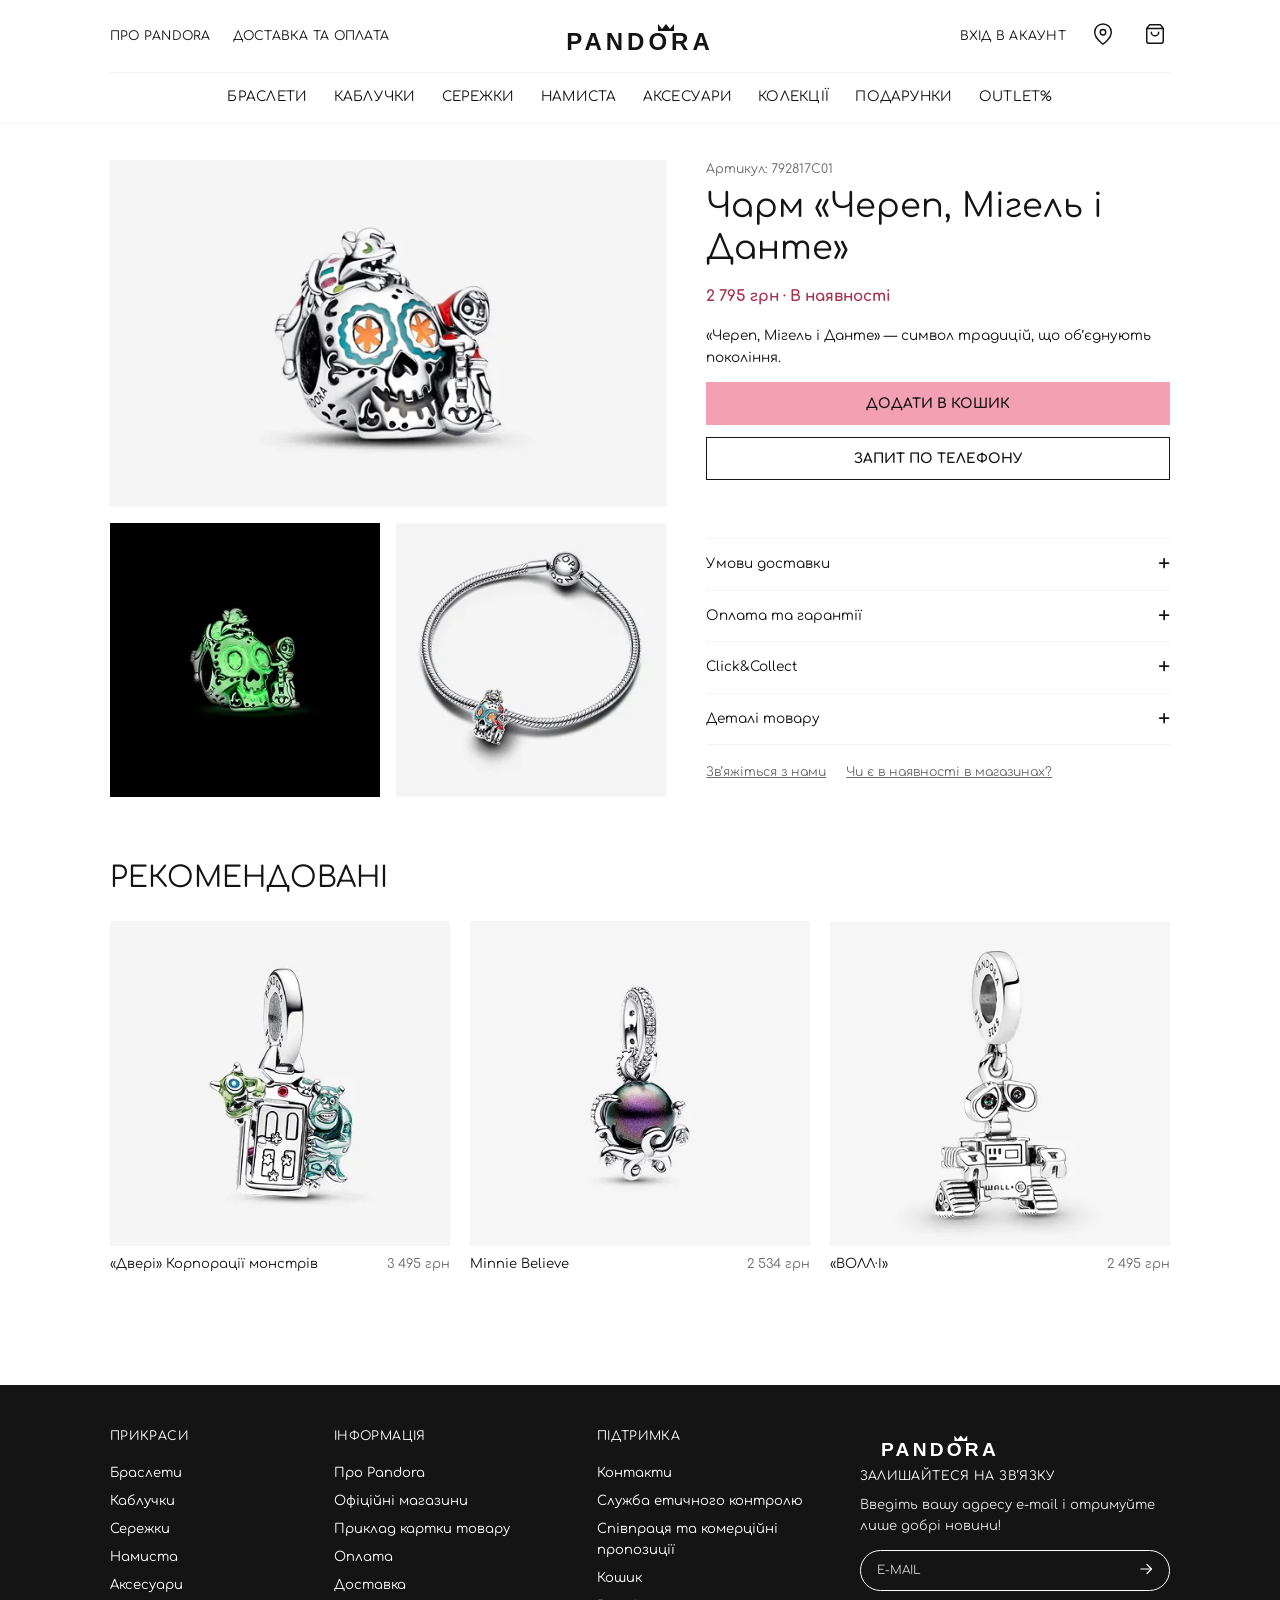
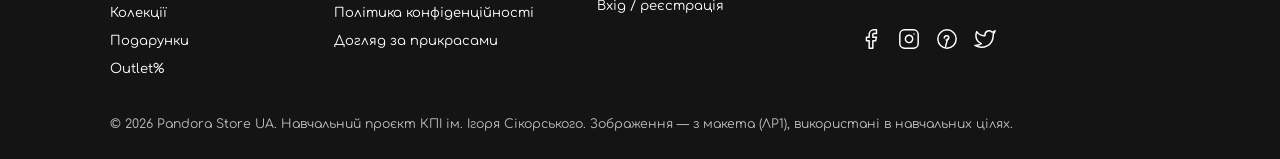
<file: product.html>
<!DOCTYPE html>
<html lang="uk">
<head>
<meta charset="UTF-8">
<meta name="viewport" content="width=device-width, initial-scale=1">
<meta name="description" content="Чарм «Череп, Мігель і Данте»: артикул, ціна, умови доставки, оплата та гарантії.">
<title>Чарм «Череп, Мігель і Данте» — Pandora Store UA</title>
<link rel="preconnect" href="https://fonts.googleapis.com">
<link rel="preconnect" href="https://fonts.gstatic.com" crossorigin>
<link rel="stylesheet" href="https://fonts.googleapis.com/css2?family=Comfortaa:wght@300;400;700&amp;display=swap">
<script>document.documentElement.classList.add("js");</script>
<link rel="stylesheet" href="css/style.css">
<link rel="icon" href="images/logo.svg" type="image/svg+xml">
</head>
<body>
<a class="skip" href="#content">Перейти до вмісту</a>
<header>
<div class="wrap">
<div class="topbar">
<button class="nav-toggle" type="button" aria-expanded="false" aria-controls="menu-about menu-cats"><span class="visually-hidden">Меню</span><span class="burger" aria-hidden="true"></span></button>
<nav class="top-left" id="menu-about" aria-label="Про магазин">
<ul>
<li><a href="about.html">Про Pandora</a></li>
<li><a href="delivery.html">Доставка та оплата</a></li>
<li class="menu-only"><a href="login.html">Вхід в акаунт</a></li>
</ul>
</nav>
<a class="logo" href="index.html"><img src="images/logo.svg" alt="Pandora Store UA — на головну" width="200" height="40"></a>
<nav class="top-right" aria-label="Акаунт і кошик">
<ul>
<li class="desk-only"><a href="login.html">Вхід в акаунт</a></li>
<li><a class="icon-link" href="contacts.html" aria-label="Контакти та магазини"><svg class="ico" viewBox="0 0 24 24" width="22" height="22" fill="none" stroke="currentColor" stroke-width="1.6" stroke-linecap="round" stroke-linejoin="round" aria-hidden="true" focusable="false"><path d="M21 10c0 7-9 13-9 13s-9-6-9-13a9 9 0 0 1 18 0z"/><circle cx="12" cy="10" r="3"/></svg></a></li>
<li><a class="icon-link" href="cart.html" aria-label="Кошик"><svg class="ico" viewBox="0 0 24 24" width="22" height="22" fill="none" stroke="currentColor" stroke-width="1.6" stroke-linecap="round" stroke-linejoin="round" aria-hidden="true" focusable="false"><path d="M6 2L3 6v14a2 2 0 0 0 2 2h14a2 2 0 0 0 2-2V6l-3-4z"/><path d="M3 6h18"/><path d="M16 10a4 4 0 0 1-8 0"/></svg></a></li>
</ul>
</nav>
<nav class="catnav" id="menu-cats" aria-label="Категорії прикрас">
<ul><li><a href="catalog.html">Браслети</a></li><li><a href="catalog.html">Каблучки</a></li><li><a href="catalog.html">Сережки</a></li><li><a href="catalog.html">Намиста</a></li><li><a href="catalog.html">Аксесуари</a></li><li><a href="catalog.html">Колекції</a></li><li><a href="catalog.html">Подарунки</a></li><li><a href="catalog.html">Outlet%</a></li></ul>
</nav>
</div>

</div>
</header>
<main id="content">
<div class="wrap pdp-wrap">
<article class="pdp">
<div class="gallery">
<img class="g-main" src="images/skull-main.webp" alt="Срібний чарм-череп «Мігель і Данте» з кольоровими очима" width="640" height="399">
<img src="images/skull-glow.webp" alt="Чарм світиться в темряві зеленим кольором" width="310" height="314" loading="lazy">
<img src="images/skull-bracelet.webp" alt="Срібний браслет-змійка з чармом «Мігель і Данте»" width="310" height="314" loading="lazy">
</div>
<div class="pdp-info">
<p class="sku">Артикул: 792817C01</p>
<h1>Чарм «Череп, Мігель і Данте»</h1>
<p class="price">2 795 грн · В наявності</p>
<p class="lead">«Череп, Мігель і Данте» — символ традицій, що об’єднують покоління.</p>
<button class="btn btn-block" type="button" data-add-to-cart data-message="Товар «Чарм Череп, Мігель і Данте» додано в кошик (демо).">Додати в кошик</button>
<a class="btn btn-outline btn-block" href="contacts.html">Запит по телефону</a>
<p class="status" role="status" id="cart-status"></p>
<div class="acc">
<details><summary>Умови доставки</summary><p>Нова пошта у відділення або поштомат — 1–3 дні, кур’єр по Україні. Докладніше на сторінці <a href="delivery.html">«Доставка та оплата»</a>.</p></details>
<details><summary>Оплата та гарантії</summary><p>Оплата карткою онлайн (LiqPay / WayForPay) або при отриманні. На всі прикраси діє офіційна гарантія 2 роки.</p></details>
<details><summary>Click&amp;Collect</summary><p>Замовте онлайн і заберіть прикрасу в офіційному магазині Pandora — перелік магазинів на сторінці <a href="contacts.html">«Контакти»</a>.</p></details>
<details><summary>Деталі товару</summary><ul><li>Матеріал: срібло 925 проби</li><li>Колекція: Disney Pixar</li><li>Артикул: 792817C01</li></ul></details>
</div>
<p class="small-links"><a href="contacts.html">Зв’яжіться з нами</a> <a href="contacts.html">Чи є в наявності в магазинах?</a></p>
</div>
</article>
<section class="recs" aria-labelledby="rec">
<h2 id="rec">Рекомендовані</h2>
<ul class="rec-grid">
<li><article class="tile"><a class="tile-img" href="product.html"><img src="images/rec-monsters.webp" alt="Підвіска-чарм «Двері» з Корпорації монстрів" width="420" height="402" loading="lazy"></a><div class="tile-info"><h3><a href="product.html">«Двері» Корпорації монстрів</a></h3><p class="tile-price">3 495 грн</p></div></article></li>
<li><article class="tile"><a class="tile-img" href="product.html"><img src="images/rec-minnie.webp" alt="Срібна підвіска-чарм Minnie Believe з перлиновою намистиною" width="420" height="402" loading="lazy"></a><div class="tile-info"><h3><a href="product.html">Minnie Believe</a></h3><p class="tile-price">2 534 грн</p></div></article></li>
<li><article class="tile"><a class="tile-img" href="product.html"><img src="images/rec-wall-e.webp" alt="Підвіска-чарм «ВОЛЛ·І»" width="420" height="402" loading="lazy"></a><div class="tile-info"><h3><a href="product.html">«ВОЛЛ·І»</a></h3><p class="tile-price">2 495 грн</p></div></article></li>
</ul>
</section>
</div>
</main>
<footer>
<div class="wrap foot">
<nav aria-label="Прикраси">
<h2>Прикраси</h2>
<ul><li><a href="catalog.html">Браслети</a></li><li><a href="catalog.html">Каблучки</a></li><li><a href="catalog.html">Сережки</a></li><li><a href="catalog.html">Намиста</a></li><li><a href="catalog.html">Аксесуари</a></li><li><a href="catalog.html">Колекції</a></li><li><a href="catalog.html">Подарунки</a></li><li><a href="catalog.html">Outlet%</a></li></ul>
</nav>
<nav aria-label="Інформація">
<h2>Інформація</h2>
<ul>
<li><a href="about.html">Про Pandora</a></li>
<li><a href="contacts.html">Офіційні магазини</a></li>
<li><a href="product.html">Приклад картки товару</a></li>
<li><a href="delivery.html">Оплата</a></li>
<li><a href="delivery.html">Доставка</a></li>
<li><a href="about.html">Політика конфіденційності</a></li>
<li><a href="about.html">Догляд за прикрасами</a></li>
</ul>
</nav>
<nav aria-label="Служба підтримки">
<h2>Підтримка</h2>
<ul>
<li><a href="contacts.html">Контакти</a></li>
<li><a href="about.html">Служба етичного контролю</a></li>
<li><a href="contacts.html">Співпраця та комерційні пропозиції</a></li>
<li><a href="cart.html">Кошик</a></li>
<li><a href="login.html">Вхід / реєстрація</a></li>
</ul>
</nav>
<section class="subscribe-box" aria-labelledby="news-title">
<img src="images/logo-white.svg" alt="Pandora Store UA" width="160" height="32">
<h2 id="news-title">Залишайтеся на зв’язку</h2>
<p>Введіть вашу адресу e-mail і отримуйте лише добрі новини!</p>
<form class="subscribe" data-demo data-message="Дякуємо за підписку! (демонстраційна форма)">
<label class="visually-hidden" for="sub-email">Ваш e-mail</label>
<input id="sub-email" name="email" type="email" required autocomplete="email" placeholder="E-MAIL">
<button type="submit" aria-label="Підписатися"><svg class="ico" viewBox="0 0 24 24" width="22" height="22" fill="none" stroke="currentColor" stroke-width="1.6" stroke-linecap="round" stroke-linejoin="round" aria-hidden="true" focusable="false"><path d="M5 12h14"/><path d="M13 6l6 6-6 6"/></svg></button>
</form>
<p class="status" role="status"></p>
<ul class="social">
<li><a href="https://www.facebook.com/" aria-label="Facebook" target="_blank" rel="noopener noreferrer"><svg class="ico" viewBox="0 0 24 24" width="22" height="22" fill="none" stroke="currentColor" stroke-width="1.6" stroke-linecap="round" stroke-linejoin="round" aria-hidden="true" focusable="false"><path d="M18 2h-3a5 5 0 0 0-5 5v3H7v4h3v8h4v-8h3l1-4h-4V7a1 1 0 0 1 1-1h3z"/></svg></a></li>
<li><a href="https://www.instagram.com/" aria-label="Instagram" target="_blank" rel="noopener noreferrer"><svg class="ico" viewBox="0 0 24 24" width="22" height="22" fill="none" stroke="currentColor" stroke-width="1.6" stroke-linecap="round" stroke-linejoin="round" aria-hidden="true" focusable="false"><rect x="2" y="2" width="20" height="20" rx="5"/><path d="M16 11.4A4 4 0 1 1 12.6 8 4 4 0 0 1 16 11.4z"/><path d="M17.5 6.5h.01"/></svg></a></li>
<li><a href="https://www.pinterest.com/" aria-label="Pinterest" target="_blank" rel="noopener noreferrer"><svg class="ico" viewBox="0 0 24 24" width="22" height="22" fill="none" stroke="currentColor" stroke-width="1.6" stroke-linecap="round" stroke-linejoin="round" aria-hidden="true" focusable="false"><circle cx="12" cy="12" r="10"/><path d="M10.5 20l2-8"/><path d="M9 11c0-3 4.5-3.5 5-1 .4 2-1.5 3.5-3 3"/></svg></a></li>
<li><a href="https://twitter.com/" aria-label="Twitter" target="_blank" rel="noopener noreferrer"><svg class="ico" viewBox="0 0 24 24" width="22" height="22" fill="none" stroke="currentColor" stroke-width="1.6" stroke-linecap="round" stroke-linejoin="round" aria-hidden="true" focusable="false"><path d="M23 3a10.9 10.9 0 0 1-3.14 1.53 4.48 4.48 0 0 0-7.86 3v1A10.66 10.66 0 0 1 3 4s-4 9 5 13a11.64 11.64 0 0 1-7 2c9 5 20 0 20-11.5a4.5 4.5 0 0 0-.08-.83A7.72 7.72 0 0 0 23 3z"/></svg></a></li>
</ul>
</section>
</div>
<div class="wrap"><p class="copy">© <span id="year">2026</span> Pandora Store UA. Навчальний проєкт КПІ ім. Ігоря Сікорського. Зображення — з макета (ЛР1), використані в навчальних цілях.</p></div>
</footer>
<script src="js/main.js" defer></script>
</body>
</html>
</file>
<file: css/style.css>
/* =========================================================
   style.css — головний файл стилів Pandora Store UA.
   Лише підключає модулі (порядок важливий для каскаду):
   base → layout → components → responsive
   ========================================================= */
@import url("base.css");
@import url("layout.css");
@import url("components.css");
@import url("responsive.css");
</file>
